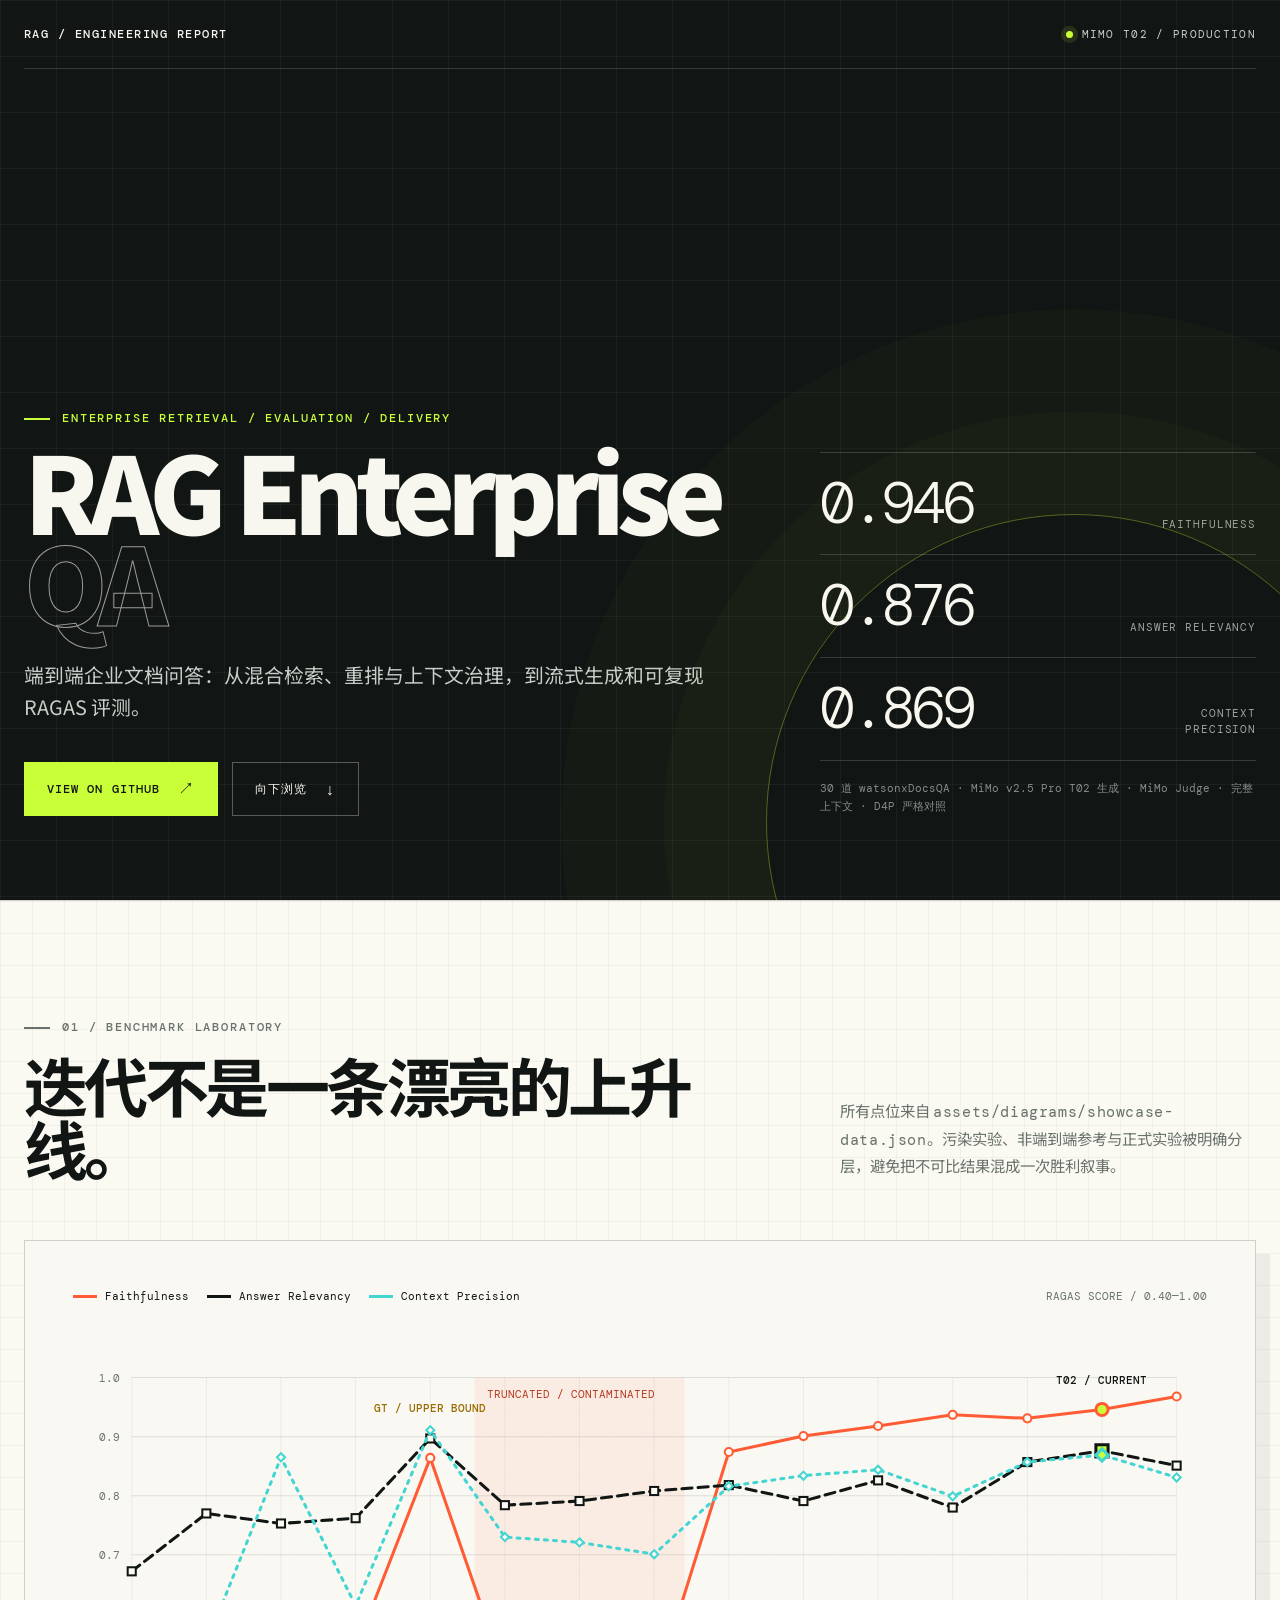
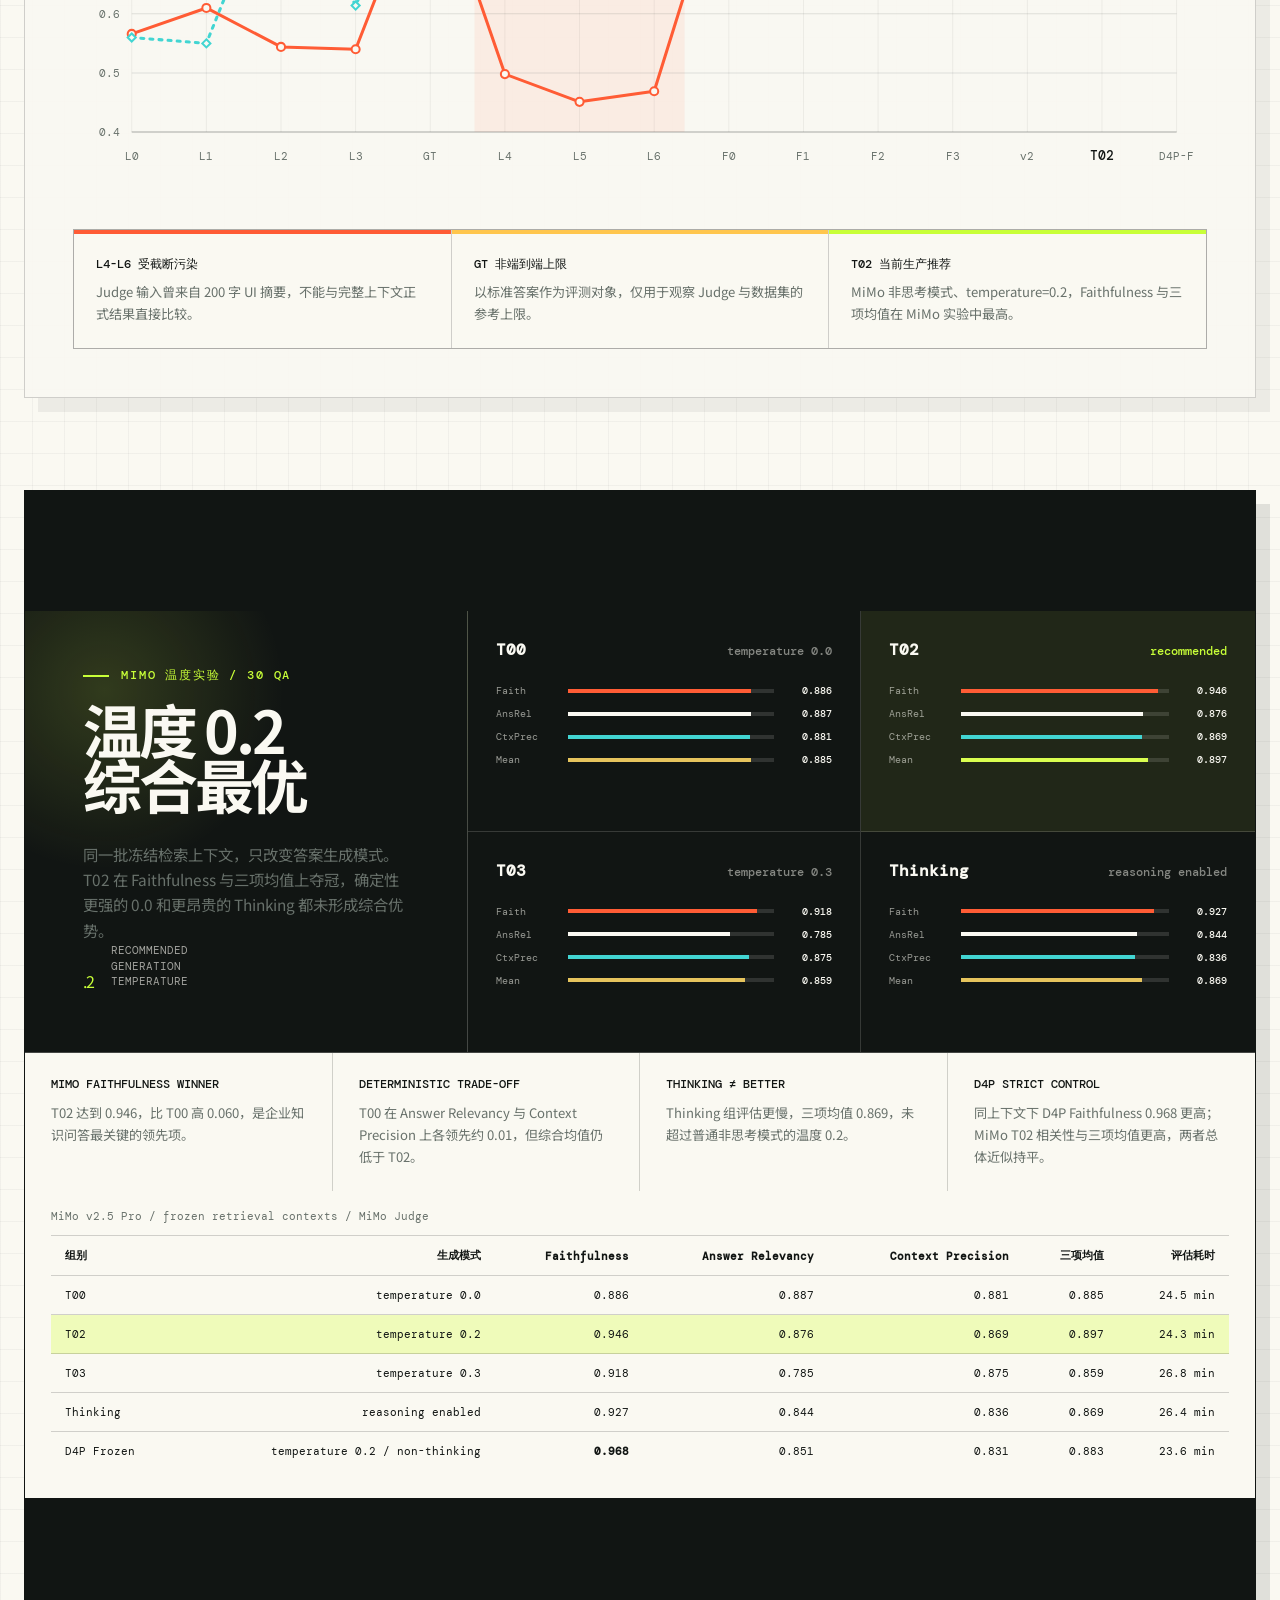
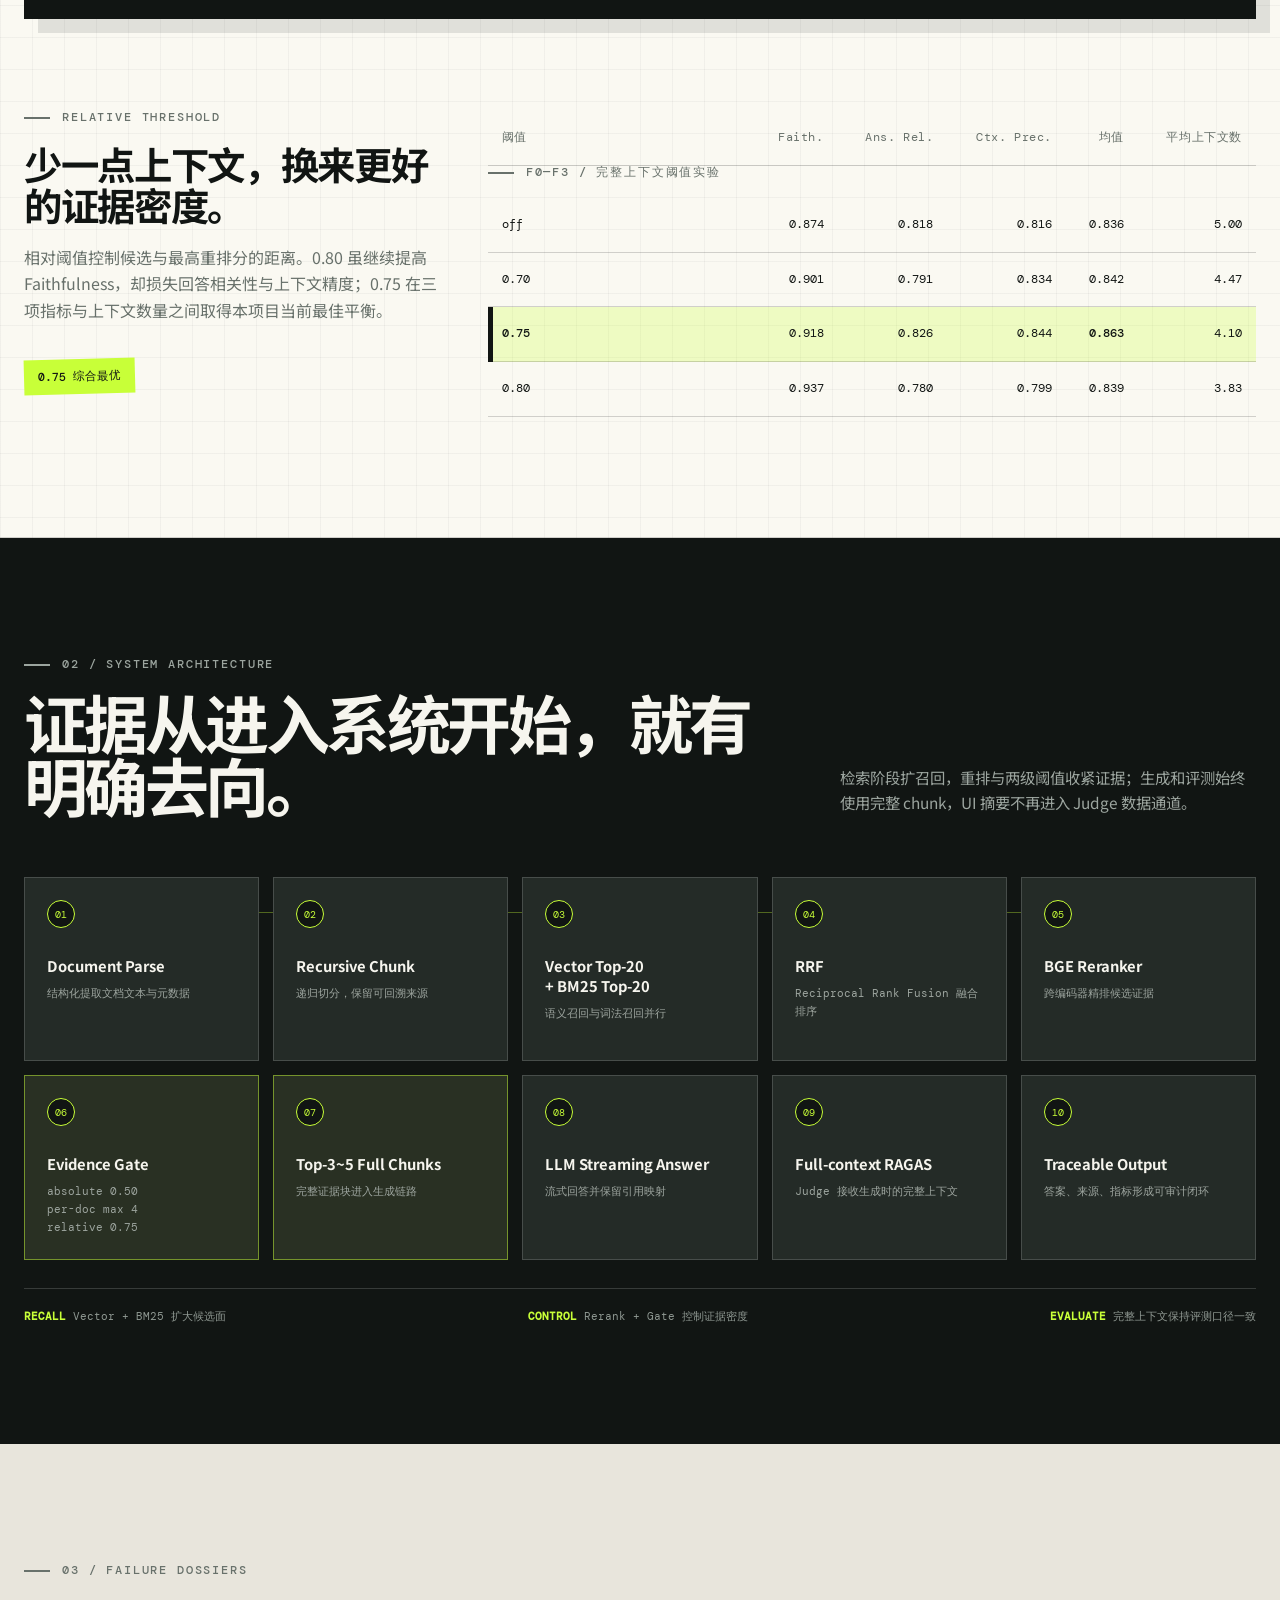
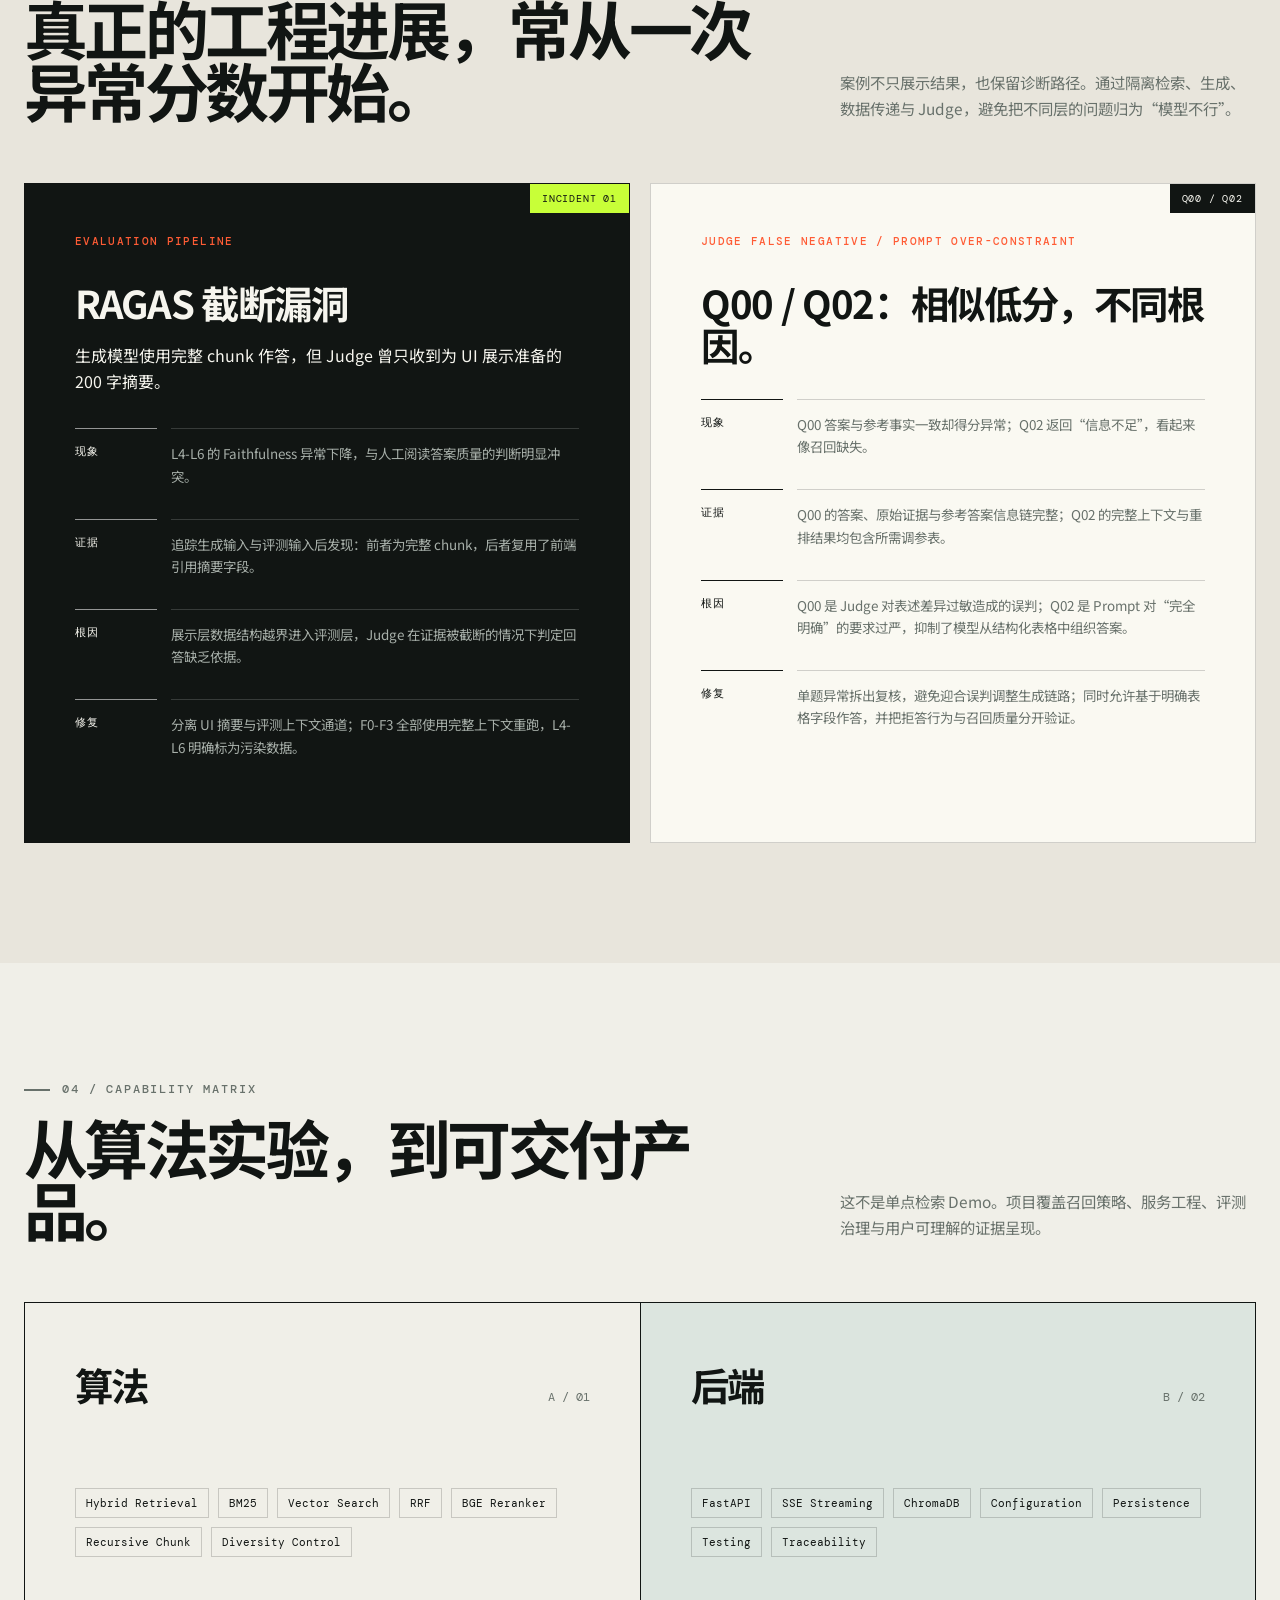
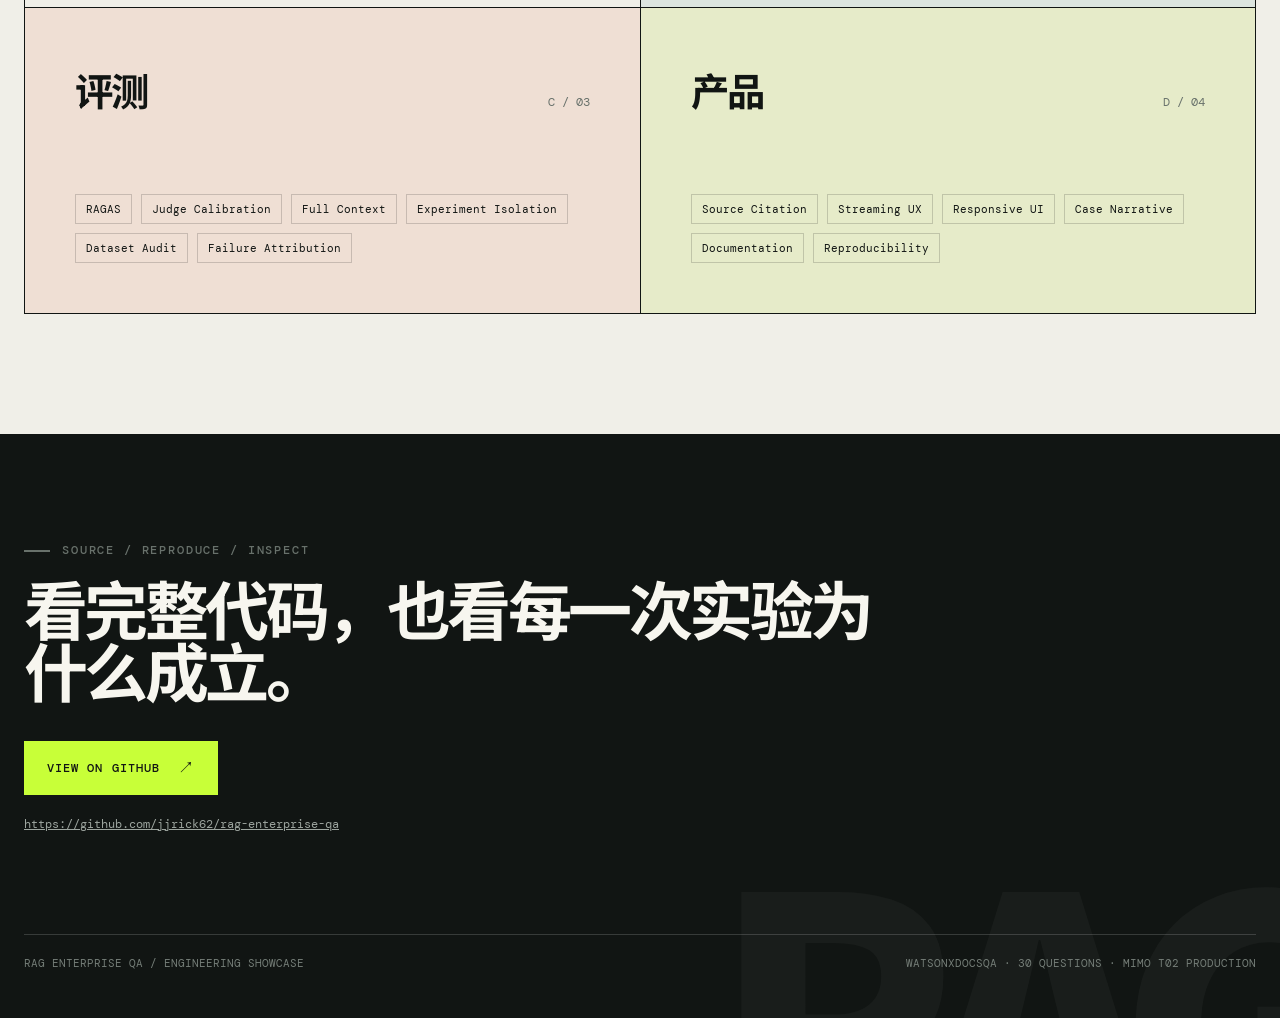
<file: docs/index.html>
<!doctype html>
<html lang="zh-CN">
<head>
  <meta charset="utf-8">
  <meta name="viewport" content="width=device-width, initial-scale=1">
  <meta name="description" content="RAG Enterprise QA 端到端企业文档问答工程展示与基准实验记录。">
  <title>RAG Enterprise QA | Engineering Showcase</title>
  <script>document.documentElement.classList.add("js");</script>
  <link rel="preconnect" href="https://fonts.googleapis.com">
  <link rel="preconnect" href="https://fonts.gstatic.com" crossorigin>
  <link href="https://fonts.googleapis.com/css2?family=DM+Mono:wght@300;400;500&family=Noto+Sans+SC:wght@400;500;600;700;900&display=swap" rel="stylesheet">
  <style>
    :root {
      --ink: #111513;
      --ink-soft: #242b27;
      --paper: #f0efe8;
      --paper-strong: #faf9f2;
      --muted: #68716b;
      --line: rgba(17, 21, 19, .18);
      --line-dark: rgba(255, 255, 255, .16);
      --signal: #ff5c35;
      --acid: #c8ff38;
      --cyan: #42d5d2;
      --yellow: #ffc64d;
      --sans: "Noto Sans SC", "Microsoft YaHei", sans-serif;
      --mono: "DM Mono", "Cascadia Mono", Consolas, monospace;
      --max: 1240px;
    }

    * { box-sizing: border-box; }

    html {
      scroll-behavior: smooth;
      background: var(--ink);
    }

    body {
      margin: 0;
      color: var(--ink);
      background: var(--paper);
      font-family: var(--sans);
      line-height: 1.65;
      text-rendering: optimizeLegibility;
    }

    a { color: inherit; }
    button, a { -webkit-tap-highlight-color: transparent; }

    :focus-visible {
      outline: 3px solid var(--acid);
      outline-offset: 5px;
    }

    .skip-link {
      position: fixed;
      z-index: 100;
      top: 12px;
      left: 12px;
      padding: 10px 14px;
      color: var(--ink);
      background: var(--acid);
      transform: translateY(-150%);
    }

    .skip-link:focus { transform: translateY(0); }

    .shell {
      width: min(calc(100% - 48px), var(--max));
      margin: 0 auto;
    }

    .mono {
      font-family: var(--mono);
      letter-spacing: .04em;
    }

    .eyebrow {
      display: flex;
      align-items: center;
      gap: 12px;
      margin: 0 0 18px;
      color: var(--muted);
      font: 500 .72rem/1.2 var(--mono);
      letter-spacing: .16em;
      text-transform: uppercase;
    }

    .eyebrow::before {
      width: 26px;
      height: 2px;
      content: "";
      background: currentColor;
    }

    .hero {
      position: relative;
      min-height: 100svh;
      overflow: hidden;
      color: #f7f6ef;
      background:
        linear-gradient(rgba(255,255,255,.045) 1px, transparent 1px),
        linear-gradient(90deg, rgba(255,255,255,.045) 1px, transparent 1px),
        var(--ink);
      background-size: 56px 56px;
    }

    .hero::after {
      position: absolute;
      right: -8vw;
      bottom: -18vw;
      width: 48vw;
      aspect-ratio: 1;
      border: 1px solid rgba(200,255,56,.35);
      border-radius: 50%;
      box-shadow: 0 0 0 8vw rgba(200,255,56,.025), 0 0 0 16vw rgba(200,255,56,.018);
      content: "";
      pointer-events: none;
    }

    .hero-nav {
      display: flex;
      align-items: center;
      justify-content: space-between;
      padding: 26px 0;
      border-bottom: 1px solid var(--line-dark);
    }

    .brand {
      font: 500 .78rem var(--mono);
      letter-spacing: .12em;
    }

    .live-mark {
      display: inline-flex;
      align-items: center;
      gap: 9px;
      color: #c9cec9;
      font: .68rem var(--mono);
      letter-spacing: .12em;
    }

    .live-mark::before {
      width: 7px;
      height: 7px;
      border-radius: 50%;
      background: var(--acid);
      box-shadow: 0 0 0 5px rgba(200,255,56,.12);
      content: "";
    }

    .hero-body {
      position: relative;
      z-index: 1;
      display: grid;
      grid-template-columns: minmax(0, 1.25fr) minmax(300px, .75fr);
      gap: 70px;
      align-items: end;
      min-height: calc(100svh - 91px);
      padding: 80px 0 62px;
    }

    .hero .eyebrow { color: var(--acid); }

    h1 {
      max-width: 900px;
      margin: 0;
      font-size: clamp(3.4rem, 8.3vw, 8.6rem);
      font-weight: 900;
      line-height: .86;
      letter-spacing: -.075em;
    }

    h1 span {
      display: block;
      color: transparent;
      -webkit-text-stroke: 1px rgba(255,255,255,.58);
    }

    .hero-copy {
      max-width: 690px;
      margin: 32px 0 0;
      color: #c9cec9;
      font-size: clamp(1rem, 1.55vw, 1.3rem);
    }

    .hero-actions {
      display: flex;
      flex-wrap: wrap;
      gap: 14px;
      margin-top: 38px;
    }

    .button {
      display: inline-flex;
      min-height: 54px;
      align-items: center;
      justify-content: center;
      gap: 18px;
      padding: 0 22px;
      border: 1px solid rgba(255,255,255,.3);
      text-decoration: none;
      font: 500 .74rem var(--mono);
      letter-spacing: .09em;
      transition: color .2s ease, background .2s ease, transform .2s ease;
    }

    .button:hover { transform: translateY(-3px); }

    .button-primary {
      border-color: var(--acid);
      color: var(--ink);
      background: var(--acid);
    }

    .button-primary::after { content: "↗"; font-size: 1rem; }
    .button-quiet::after { content: "↓"; font-size: 1rem; }
    .button-quiet:hover { color: var(--ink); background: #fff; }

    .hero-stats {
      display: grid;
      border-top: 1px solid var(--line-dark);
    }

    .hero-stat {
      display: grid;
      grid-template-columns: 1fr auto;
      gap: 10px;
      align-items: end;
      padding: 22px 0;
      border-bottom: 1px solid var(--line-dark);
    }

    .hero-stat strong {
      font: 300 clamp(2.5rem, 4.5vw, 4.5rem)/1 var(--mono);
      letter-spacing: -.08em;
    }

    .hero-stat span {
      max-width: 130px;
      color: #9da49f;
      font: .68rem/1.5 var(--mono);
      letter-spacing: .08em;
      text-align: right;
      text-transform: uppercase;
    }

    .hero-footnote {
      margin: 18px 0 0;
      color: #858e88;
      font: .67rem/1.75 var(--mono);
    }

    section { padding: 120px 0; }

    .section-head {
      display: grid;
      grid-template-columns: minmax(0, 1fr) minmax(280px, .55fr);
      gap: 60px;
      align-items: end;
      margin-bottom: 62px;
    }

    h2 {
      max-width: 820px;
      margin: 0;
      font-size: clamp(2.5rem, 5vw, 5.2rem);
      line-height: .98;
      letter-spacing: -.055em;
    }

    .section-intro {
      margin: 0;
      color: var(--muted);
      font-size: .96rem;
    }

    .lab {
      background:
        linear-gradient(rgba(17,21,19,.04) 1px, transparent 1px),
        linear-gradient(90deg, rgba(17,21,19,.04) 1px, transparent 1px),
        var(--paper-strong);
      background-size: 32px 32px;
      border-top: 1px solid var(--line);
      border-bottom: 1px solid var(--line);
    }

    .chart-panel {
      margin: 0;
      padding: clamp(20px, 4vw, 48px);
      border: 1px solid var(--line);
      background: rgba(250,249,242,.9);
      box-shadow: 14px 14px 0 rgba(17,21,19,.06);
    }

    .chart-toolbar {
      display: flex;
      flex-wrap: wrap;
      justify-content: space-between;
      gap: 24px;
      margin-bottom: 26px;
    }

    .legend {
      display: flex;
      flex-wrap: wrap;
      gap: 18px;
      font: .7rem var(--mono);
    }

    .legend span {
      display: inline-flex;
      align-items: center;
      gap: 8px;
    }

    .legend i {
      width: 24px;
      height: 3px;
      background: var(--legend-color);
    }

    .chart-note {
      color: var(--muted);
      font: .68rem var(--mono);
    }

    #ragas-chart {
      display: block;
      width: 100%;
      min-height: 460px;
      overflow: visible;
    }

    .chart-flags {
      display: grid;
      grid-template-columns: repeat(3, 1fr);
      gap: 1px;
      margin-top: 24px;
      background: var(--line);
      border: 1px solid var(--line);
    }

    .flag {
      min-height: 118px;
      padding: 22px;
      background: var(--paper-strong);
    }

    .flag strong {
      display: block;
      margin-bottom: 8px;
      font: 500 .76rem var(--mono);
    }

    .flag p {
      margin: 0;
      color: var(--muted);
      font-size: .82rem;
    }

    .flag-warn { border-top: 4px solid var(--signal); }
    .flag-limit { border-top: 4px solid var(--yellow); }
    .flag-current { border-top: 4px solid var(--acid); }

    .temperature-experiment {
      margin-top: 92px;
      border: 1px solid var(--ink);
      background: var(--ink);
      color: var(--paper-strong);
      box-shadow: 14px 14px 0 rgba(17,21,19,.11);
      overflow: hidden;
    }

    .temperature-head {
      display: grid;
      grid-template-columns: minmax(270px, .72fr) minmax(0, 1.28fr);
      border-bottom: 1px solid rgba(250,249,242,.22);
    }

    .temperature-verdict {
      display: flex;
      min-height: 390px;
      padding: clamp(28px, 5vw, 58px);
      flex-direction: column;
      justify-content: space-between;
      background:
        radial-gradient(circle at 18% 18%, rgba(218,255,80,.16), transparent 35%),
        var(--ink);
      border-right: 1px solid rgba(250,249,242,.22);
    }

    .temperature-verdict .eyebrow { color: var(--acid); }

    .temperature-verdict h3 {
      max-width: 520px;
      margin: 18px 0 30px;
      font-size: clamp(2.25rem, 4.6vw, 4.9rem);
      line-height: .94;
      letter-spacing: -.055em;
    }

    .winning-temperature {
      display: flex;
      align-items: end;
      gap: 18px;
    }

    .winning-temperature strong {
      color: var(--acid);
      font: 500 clamp(5.5rem, 11vw, 10rem)/.72 var(--display);
      letter-spacing: -.08em;
    }

    .winning-temperature span {
      max-width: 150px;
      padding-bottom: 4px;
      color: rgba(250,249,242,.62);
      font: .68rem/1.45 var(--mono);
      text-transform: uppercase;
    }

    .temperature-runs {
      display: grid;
      grid-template-columns: repeat(2, minmax(0, 1fr));
    }

    .temperature-run {
      min-height: 195px;
      padding: 28px;
      border-right: 1px solid rgba(250,249,242,.16);
      border-bottom: 1px solid rgba(250,249,242,.16);
    }

    .temperature-run:nth-child(even) { border-right: 0; }
    .temperature-run:nth-child(n+3) { border-bottom: 0; }
    .temperature-run.winner { background: rgba(218,255,80,.08); }

    .run-title {
      display: flex;
      justify-content: space-between;
      gap: 16px;
      align-items: baseline;
      margin-bottom: 24px;
      font: 500 .75rem var(--mono);
    }

    .run-title strong { font-size: 1rem; }
    .run-title span { color: rgba(250,249,242,.5); }
    .temperature-run.winner .run-title span { color: var(--acid); }

    .metric-line {
      display: grid;
      grid-template-columns: 62px 1fr 48px;
      gap: 10px;
      align-items: center;
      margin-top: 10px;
      font: .62rem var(--mono);
    }

    .metric-line > span:first-child { color: rgba(250,249,242,.58); }
    .metric-line b { text-align: right; font-weight: 500; }

    .metric-track {
      height: 4px;
      background: rgba(250,249,242,.13);
      overflow: hidden;
    }

    .metric-track i {
      display: block;
      width: var(--score);
      height: 100%;
      background: var(--metric-color, var(--paper-strong));
      transform-origin: left;
    }

    .temperature-notes {
      display: grid;
      grid-template-columns: repeat(4, 1fr);
      background: var(--paper-strong);
      color: var(--ink);
    }

    .temperature-note {
      min-height: 132px;
      padding: 24px 26px;
      border-right: 1px solid var(--line);
    }

    .temperature-note:last-child { border-right: 0; }
    .temperature-note strong {
      display: block;
      margin-bottom: 10px;
      font: 500 .72rem var(--mono);
    }
    .temperature-note p {
      margin: 0;
      color: var(--muted);
      font-size: .82rem;
    }

    .temperature-data {
      padding: 0 26px 28px;
      background: var(--paper-strong);
      color: var(--ink);
    }

    .temperature-table {
      width: 100%;
      min-width: 720px;
      border-collapse: collapse;
      font: .7rem var(--mono);
    }

    .temperature-table caption {
      padding: 18px 0 12px;
      text-align: left;
      color: var(--muted);
    }

    .temperature-table th,
    .temperature-table td {
      padding: 12px 14px;
      border-top: 1px solid var(--line);
      text-align: right;
    }

    .temperature-table th:first-child,
    .temperature-table td:first-child { text-align: left; }
    .temperature-table .selected { background: rgba(218,255,80,.35); }

    .threshold-layout {
      display: grid;
      grid-template-columns: .7fr 1.3fr;
      gap: 50px;
      align-items: start;
      margin-top: 92px;
    }

    .threshold-copy h3,
    .architecture h3,
    .case h3 {
      margin: 0 0 18px;
      font-size: clamp(1.7rem, 3vw, 2.8rem);
      line-height: 1.08;
      letter-spacing: -.035em;
    }

    .threshold-copy p { color: var(--muted); }

    .optimum {
      display: inline-block;
      margin-top: 20px;
      padding: 10px 14px;
      color: var(--ink);
      background: var(--acid);
      font: 500 .72rem var(--mono);
      transform: rotate(-1.5deg);
    }

    .scroll-region {
      width: 100%;
      min-width: 0;
      max-width: 100%;
      overflow-x: auto;
      overscroll-behavior-inline: contain;
    }

    .scroll-region:focus-visible {
      outline: 3px solid var(--acid);
      outline-offset: 4px;
    }

    #benchmark .scroll-region:focus-visible {
      outline: 3px solid var(--ink);
    }

    .iteration-data-region {
      display: block;
      margin-top: 24px;
    }

    .js .iteration-data-region {
      position: absolute;
      width: 1px;
      height: 1px;
      padding: 0;
      margin: -1px;
      overflow: hidden;
      clip: rect(0, 0, 0, 0);
      white-space: nowrap;
      border: 0;
    }

    .iteration-data-table {
      width: 100%;
      min-width: 680px;
      border-collapse: collapse;
      font-family: var(--mono);
      font-size: .75rem;
    }

    .iteration-data-table th,
    .iteration-data-table td {
      padding: 12px 14px;
      border-bottom: 1px solid var(--line);
      text-align: right;
    }

    .iteration-data-table th:first-child,
    .iteration-data-table td:first-child {
      text-align: left;
    }

    .visually-hidden {
      position: absolute !important;
      width: 1px !important;
      height: 1px !important;
      padding: 0 !important;
      margin: -1px !important;
      overflow: hidden !important;
      clip: rect(0, 0, 0, 0) !important;
      white-space: nowrap !important;
      border: 0 !important;
    }

    .threshold-table {
      width: 100%;
      min-width: 680px;
      border-collapse: collapse;
      font-family: var(--mono);
      font-size: .75rem;
    }

    .threshold-table th,
    .threshold-table td {
      padding: 17px 14px;
      border-bottom: 1px solid var(--line);
      text-align: right;
    }

    .threshold-table th:first-child,
    .threshold-table td:first-child { text-align: left; }

    .threshold-table th {
      color: var(--muted);
      font-weight: 400;
      letter-spacing: .05em;
    }

    .threshold-table tr.selected {
      background: rgba(200,255,56,.26);
      box-shadow: inset 5px 0 var(--ink);
    }

    .threshold-table .best { font-weight: 500; }

    .architecture {
      color: #f6f5ee;
      background: var(--ink);
    }

    .architecture .eyebrow,
    .architecture .section-intro { color: #9ca59f; }

    .pipeline {
      position: relative;
      display: grid;
      grid-template-columns: repeat(5, 1fr);
      gap: 14px;
    }

    .pipeline::before {
      position: absolute;
      z-index: 0;
      top: 35px;
      right: 5%;
      left: 5%;
      height: 1px;
      background: rgba(200,255,56,.35);
      content: "";
    }

    .stage {
      position: relative;
      z-index: 1;
      min-height: 184px;
      padding: 22px;
      border: 1px solid var(--line-dark);
      background: var(--ink-soft);
    }

    .stage-index {
      display: grid;
      width: 28px;
      height: 28px;
      place-items: center;
      margin-bottom: 28px;
      border: 1px solid var(--acid);
      border-radius: 50%;
      color: var(--acid);
      background: var(--ink);
      font: .64rem var(--mono);
    }

    .stage strong {
      display: block;
      margin-bottom: 9px;
      font-size: .92rem;
      line-height: 1.35;
    }

    .stage p {
      margin: 0;
      color: #9da59f;
      font: .68rem/1.65 var(--mono);
    }

    .stage-accent {
      border-color: rgba(200,255,56,.48);
      background: #293023;
    }

    .pipeline-caption {
      display: flex;
      justify-content: space-between;
      gap: 30px;
      margin-top: 28px;
      padding-top: 20px;
      border-top: 1px solid var(--line-dark);
      color: #8f9892;
      font: .68rem var(--mono);
    }

    .pipeline-caption strong { color: var(--acid); }

    .cases { background: #e8e5dc; }

    .case-grid {
      display: grid;
      grid-template-columns: 1fr 1fr;
      gap: 20px;
    }

    .case {
      position: relative;
      overflow: hidden;
      padding: clamp(28px, 4vw, 50px);
      border: 1px solid var(--line);
      background: var(--paper-strong);
    }

    .case::before {
      position: absolute;
      top: 0;
      right: 0;
      padding: 8px 12px;
      color: var(--paper-strong);
      background: var(--ink);
      content: attr(data-case);
      font: .65rem var(--mono);
      letter-spacing: .08em;
    }

    .case-tag {
      margin: 0 0 34px;
      color: var(--signal);
      font: 500 .7rem var(--mono);
      letter-spacing: .12em;
    }

    .diagnosis {
      display: grid;
      grid-template-columns: 82px 1fr;
      gap: 14px;
      margin-top: 34px;
    }

    .diagnosis dt {
      padding-top: 15px;
      border-top: 1px solid var(--ink);
      font: 500 .68rem var(--mono);
      letter-spacing: .08em;
    }

    .diagnosis dd {
      margin: 0;
      padding: 13px 0 18px;
      border-top: 1px solid var(--line);
      color: var(--muted);
      font-size: .84rem;
    }

    .case-primary {
      color: #f6f5ee;
      background: var(--ink);
    }

    .case-primary .diagnosis dt { border-color: rgba(255,255,255,.55); }
    .case-primary .diagnosis dd { color: #a7afa9; border-color: var(--line-dark); }
    .case-primary::before { color: var(--ink); background: var(--acid); }

    .capabilities { background: var(--paper); }

    .matrix {
      display: grid;
      grid-template-columns: 1fr 1fr;
      border-top: 1px solid var(--ink);
      border-left: 1px solid var(--ink);
    }

    .quadrant {
      min-height: 300px;
      padding: clamp(28px, 4vw, 50px);
      border-right: 1px solid var(--ink);
      border-bottom: 1px solid var(--ink);
    }

    .quadrant-head {
      display: flex;
      align-items: baseline;
      justify-content: space-between;
      gap: 20px;
      margin-bottom: 72px;
    }

    .quadrant h3 {
      margin: 0;
      font-size: clamp(1.6rem, 3vw, 2.6rem);
      letter-spacing: -.04em;
    }

    .quadrant-index {
      color: var(--muted);
      font: .72rem var(--mono);
    }

    .tags {
      display: flex;
      flex-wrap: wrap;
      gap: 9px;
    }

    .tags span {
      padding: 7px 10px;
      border: 1px solid var(--line);
      font: .68rem var(--mono);
    }

    .quadrant:nth-child(2) { background: #dce5df; }
    .quadrant:nth-child(3) { background: #efdfd4; }
    .quadrant:nth-child(4) { background: #e6ebc9; }

    .footer {
      position: relative;
      overflow: hidden;
      padding: 110px 0 48px;
      color: #f7f6ef;
      background: var(--ink);
    }

    .footer::before {
      position: absolute;
      right: -4rem;
      bottom: -8rem;
      color: rgba(255,255,255,.035);
      content: "RAG";
      font-size: 28vw;
      font-weight: 900;
      line-height: .8;
      letter-spacing: -.1em;
    }

    .footer-inner { position: relative; z-index: 1; }

    .footer h2 {
      max-width: 900px;
      margin-bottom: 40px;
    }

    .footer-url {
      display: inline-block;
      margin-top: 22px;
      color: #9da59f;
      font: .72rem var(--mono);
      overflow-wrap: anywhere;
    }

    .footer-meta {
      display: flex;
      justify-content: space-between;
      gap: 30px;
      margin-top: 100px;
      padding-top: 22px;
      border-top: 1px solid var(--line-dark);
      color: #747d77;
      font: .66rem var(--mono);
    }

    .reveal {
      opacity: 1;
      transform: none;
    }

    .js .reveal {
      opacity: 0;
      transform: translateY(24px);
      transition: opacity .7s ease, transform .7s ease;
    }

    .js .reveal.is-visible {
      opacity: 1;
      transform: none;
    }

    .hero-load {
      opacity: 0;
      transform: translateY(18px);
      animation: arrive .8s cubic-bezier(.2,.7,.2,1) forwards;
    }

    .hero-load:nth-child(2) { animation-delay: .12s; }
    .hero-load:nth-child(3) { animation-delay: .22s; }

    @keyframes arrive {
      to { opacity: 1; transform: none; }
    }

    @media (max-width: 980px) {
      .hero-body,
      .section-head,
      .threshold-layout,
      .temperature-head { grid-template-columns: 1fr; }

      .hero-body { align-items: center; }
      .hero-stats { grid-template-columns: repeat(3, 1fr); }
      .hero-stat { display: block; padding-right: 16px; }
      .hero-stat span { display: block; margin-top: 10px; text-align: left; }
      .pipeline { grid-template-columns: repeat(2, 1fr); }
      .pipeline::before { display: none; }
    }

    @media (max-width: 680px) {
      .shell { width: min(calc(100% - 30px), var(--max)); }
      .hero-nav { padding: 20px 0; }
      .brand { font-size: .65rem; }
      .live-mark { font-size: .58rem; }
      .hero-body { gap: 46px; padding: 58px 0 36px; }
      h1 { font-size: clamp(3.1rem, 17vw, 5rem); }
      .hero-copy { margin-top: 24px; font-size: .96rem; }
      .hero-actions { display: grid; }
      .button { width: 100%; }
      .hero-stats { grid-template-columns: 1fr; }
      .hero-stat { display: grid; grid-template-columns: 1fr auto; }
      .hero-stat span { margin: 0; text-align: right; }
      section { padding: 84px 0; }
      .section-head { gap: 24px; margin-bottom: 38px; }
      h2 { font-size: clamp(2.45rem, 12vw, 3.5rem); }
      .chart-panel { padding: 16px 12px 20px; box-shadow: 7px 7px 0 rgba(17,21,19,.06); }
      #ragas-chart { width: 900px; min-height: 378px; }
      .chart-flags,
      .temperature-runs,
      .temperature-notes,
      .case-grid,
      .matrix,
      .pipeline { grid-template-columns: 1fr; }
      .temperature-experiment { margin-top: 70px; box-shadow: 7px 7px 0 rgba(17,21,19,.11); }
      .temperature-verdict { min-height: 340px; border-right: 0; border-bottom: 1px solid rgba(250,249,242,.22); }
      .temperature-run,
      .temperature-run:nth-child(even),
      .temperature-run:nth-child(n+3) {
        border-right: 0;
        border-bottom: 1px solid rgba(250,249,242,.16);
      }
      .temperature-run:last-child { border-bottom: 0; }
      .temperature-note { border-right: 0; border-bottom: 1px solid var(--line); }
      .temperature-note:last-child { border-bottom: 0; }
      .threshold-layout { gap: 34px; margin-top: 70px; }
      .pipeline-caption,
      .footer-meta { display: block; }
      .pipeline-caption span,
      .footer-meta span { display: block; margin-top: 8px; }
      .case { padding-top: 54px; }
      .diagnosis { grid-template-columns: 64px 1fr; }
      .quadrant { min-height: 245px; }
      .quadrant-head { margin-bottom: 44px; }
      .footer { padding-top: 82px; }
      .footer-meta { margin-top: 72px; }
    }

    @media (prefers-reduced-motion: reduce) {
      html { scroll-behavior: auto; }
      *, *::before, *::after {
        animation-duration: .01ms !important;
        animation-iteration-count: 1 !important;
        scroll-behavior: auto !important;
        transition-duration: .01ms !important;
      }
      .reveal, .hero-load { opacity: 1; transform: none; }
    }
  </style>
</head>
<body>
  <a class="skip-link" href="#main">跳至主要内容</a>

  <header class="hero" id="top">
    <div class="shell">
      <nav class="hero-nav" aria-label="页面导航">
        <span class="brand">RAG / ENGINEERING REPORT</span>
        <span class="live-mark">MIMO T02 / PRODUCTION</span>
      </nav>

      <div class="hero-body">
        <div>
          <p class="eyebrow hero-load">Enterprise Retrieval / Evaluation / Delivery</p>
          <h1 class="hero-load">RAG Enterprise <span>QA</span></h1>
          <p class="hero-copy hero-load">端到端企业文档问答：从混合检索、重排与上下文治理，到流式生成和可复现 RAGAS 评测。</p>
          <div class="hero-actions hero-load">
            <a class="button button-primary" href="https://github.com/jjrick62/rag-enterprise-qa" target="_blank" rel="noopener noreferrer">VIEW ON GITHUB</a>
            <a class="button button-quiet" href="#benchmark">向下浏览</a>
          </div>
        </div>

        <div>
          <div class="hero-stats" aria-label="MiMo T02 当前生产指标">
            <div class="hero-stat">
              <strong>0.946</strong>
              <span>Faithfulness</span>
            </div>
            <div class="hero-stat">
              <strong>0.876</strong>
              <span>Answer Relevancy</span>
            </div>
            <div class="hero-stat">
              <strong>0.869</strong>
              <span>Context Precision</span>
            </div>
          </div>
          <p class="hero-footnote">30 道 watsonxDocsQA · MiMo v2.5 Pro T02 生成 · MiMo Judge · 完整上下文 · D4P 严格对照</p>
        </div>
      </div>
    </div>
  </header>

  <main id="main">
    <section class="lab" id="benchmark">
      <div class="shell">
        <div class="section-head reveal">
          <div>
            <p class="eyebrow">01 / Benchmark laboratory</p>
            <h2>迭代不是一条漂亮的上升线。</h2>
          </div>
          <p class="section-intro">所有点位来自 <span class="mono">assets/diagrams/showcase-data.json</span>。污染实验、非端到端参考与正式实验被明确分层，避免把不可比结果混成一次胜利叙事。</p>
        </div>

        <figure class="chart-panel reveal">
          <div class="chart-toolbar">
            <div class="legend" aria-label="图例">
              <span><i style="--legend-color:#ff5c35"></i>Faithfulness</span>
              <span><i style="--legend-color:#111513"></i>Answer Relevancy</span>
              <span><i style="--legend-color:#42d5d2"></i>Context Precision</span>
            </div>
            <span class="chart-note">RAGAS SCORE / 0.40—1.00</span>
          </div>
          <div class="chart-scroll scroll-region" tabindex="0" aria-label="RAGAS 迭代图，可横向滚动查看全部点位">
            <svg id="ragas-chart" role="img" aria-labelledby="chart-title chart-desc"></svg>
          </div>
          <noscript>
            <p>JavaScript 未启用，以下完整数据表用于呈现迭代趋势。</p>
          </noscript>
          <div class="iteration-data-region scroll-region" tabindex="0" aria-label="RAGAS 完整迭代数据表，可横向滚动查看全部列">
            <table class="iteration-data-table" id="iteration-data-summary">
              <caption>RAGAS 全部迭代点位数据</caption>
              <thead>
                <tr>
                  <th>迭代</th>
                  <th>Faithfulness</th>
                  <th>Answer Relevancy</th>
                  <th>Context Precision</th>
                  <th>状态</th>
                </tr>
              </thead>
              <tbody>
                <tr><td>L0</td><td>0.566</td><td>0.672</td><td>0.560</td><td>historical</td></tr>
                <tr><td>L1</td><td>0.610</td><td>0.770</td><td>0.550</td><td>historical</td></tr>
                <tr><td>L2</td><td>0.544</td><td>0.753</td><td>0.865</td><td>historical</td></tr>
                <tr><td>L3</td><td>0.540</td><td>0.762</td><td>0.614</td><td>historical</td></tr>
                <tr><td>GT</td><td>0.864</td><td>0.897</td><td>0.911</td><td>upper_bound</td></tr>
                <tr><td>L4</td><td>0.498</td><td>0.784</td><td>0.730</td><td>contaminated</td></tr>
                <tr><td>L5</td><td>0.451</td><td>0.791</td><td>0.721</td><td>contaminated</td></tr>
                <tr><td>L6</td><td>0.469</td><td>0.808</td><td>0.701</td><td>contaminated</td></tr>
                <tr><td>F0</td><td>0.874</td><td>0.818</td><td>0.816</td><td>formal</td></tr>
                <tr><td>F1</td><td>0.901</td><td>0.791</td><td>0.834</td><td>formal</td></tr>
                <tr><td>F2</td><td>0.918</td><td>0.826</td><td>0.844</td><td>formal</td></tr>
                <tr><td>F3</td><td>0.937</td><td>0.780</td><td>0.799</td><td>formal</td></tr>
                <tr><td>v2</td><td>0.931</td><td>0.857</td><td>0.857</td><td>historical</td></tr>
                <tr><td>T02</td><td>0.946</td><td>0.876</td><td>0.869</td><td>current</td></tr>
                <tr><td>D4P-F</td><td>0.968</td><td>0.851</td><td>0.831</td><td>control</td></tr>
              </tbody>
            </table>
          </div>
          <figcaption id="chart-desc" class="chart-flags">
            <div class="flag flag-warn">
              <strong>L4-L6 受截断污染</strong>
              <p>Judge 输入曾来自 200 字 UI 摘要，不能与完整上下文正式结果直接比较。</p>
            </div>
            <div class="flag flag-limit">
              <strong>GT 非端到端上限</strong>
              <p>以标准答案作为评测对象，仅用于观察 Judge 与数据集的参考上限。</p>
            </div>
            <div class="flag flag-current">
              <strong>T02 当前生产推荐</strong>
              <p>MiMo 非思考模式、temperature=0.2，Faithfulness 与三项均值在 MiMo 实验中最高。</p>
            </div>
          </figcaption>
        </figure>

        <section class="temperature-experiment reveal" id="temperature-experiment" aria-labelledby="temperature-title">
          <div class="temperature-head">
            <div class="temperature-verdict">
              <div>
                <p class="eyebrow">MiMo 温度实验 / 30 QA</p>
                <h3 id="temperature-title">温度 0.2<br>综合最优</h3>
                <p class="section-intro">同一批冻结检索上下文，只改变答案生成模式。T02 在 Faithfulness 与三项均值上夺冠，确定性更强的 0.0 和更昂贵的 Thinking 都未形成综合优势。</p>
              </div>
              <div class="winning-temperature">
                <strong>.2</strong>
                <span>recommended generation temperature</span>
              </div>
            </div>

            <div class="temperature-runs" aria-label="四组实验指标可视化">
              <article class="temperature-run">
                <div class="run-title"><strong>T00</strong><span>temperature 0.0</span></div>
                <div class="metric-line"><span>Faith</span><div class="metric-track"><i style="--score:88.6%;--metric-color:#ff5c35"></i></div><b>0.886</b></div>
                <div class="metric-line"><span>AnsRel</span><div class="metric-track"><i style="--score:88.7%"></i></div><b>0.887</b></div>
                <div class="metric-line"><span>CtxPrec</span><div class="metric-track"><i style="--score:88.1%;--metric-color:#42d5d2"></i></div><b>0.881</b></div>
                <div class="metric-line"><span>Mean</span><div class="metric-track"><i style="--score:88.5%;--metric-color:#e6c45d"></i></div><b>0.885</b></div>
              </article>

              <article class="temperature-run winner">
                <div class="run-title"><strong>T02</strong><span>recommended</span></div>
                <div class="metric-line"><span>Faith</span><div class="metric-track"><i style="--score:94.6%;--metric-color:#ff5c35"></i></div><b>0.946</b></div>
                <div class="metric-line"><span>AnsRel</span><div class="metric-track"><i style="--score:87.6%"></i></div><b>0.876</b></div>
                <div class="metric-line"><span>CtxPrec</span><div class="metric-track"><i style="--score:86.9%;--metric-color:#42d5d2"></i></div><b>0.869</b></div>
                <div class="metric-line"><span>Mean</span><div class="metric-track"><i style="--score:89.7%;--metric-color:#daff50"></i></div><b>0.897</b></div>
              </article>

              <article class="temperature-run">
                <div class="run-title"><strong>T03</strong><span>temperature 0.3</span></div>
                <div class="metric-line"><span>Faith</span><div class="metric-track"><i style="--score:91.8%;--metric-color:#ff5c35"></i></div><b>0.918</b></div>
                <div class="metric-line"><span>AnsRel</span><div class="metric-track"><i style="--score:78.5%"></i></div><b>0.785</b></div>
                <div class="metric-line"><span>CtxPrec</span><div class="metric-track"><i style="--score:87.5%;--metric-color:#42d5d2"></i></div><b>0.875</b></div>
                <div class="metric-line"><span>Mean</span><div class="metric-track"><i style="--score:85.9%;--metric-color:#e6c45d"></i></div><b>0.859</b></div>
              </article>

              <article class="temperature-run">
                <div class="run-title"><strong>Thinking</strong><span>reasoning enabled</span></div>
                <div class="metric-line"><span>Faith</span><div class="metric-track"><i style="--score:92.7%;--metric-color:#ff5c35"></i></div><b>0.927</b></div>
                <div class="metric-line"><span>AnsRel</span><div class="metric-track"><i style="--score:84.4%"></i></div><b>0.844</b></div>
                <div class="metric-line"><span>CtxPrec</span><div class="metric-track"><i style="--score:83.6%;--metric-color:#42d5d2"></i></div><b>0.836</b></div>
                <div class="metric-line"><span>Mean</span><div class="metric-track"><i style="--score:86.9%;--metric-color:#e6c45d"></i></div><b>0.869</b></div>
              </article>
            </div>
          </div>

          <div class="temperature-notes">
            <div class="temperature-note">
              <strong>MIMO FAITHFULNESS WINNER</strong>
              <p>T02 达到 0.946，比 T00 高 0.060，是企业知识问答最关键的领先项。</p>
            </div>
            <div class="temperature-note">
              <strong>DETERMINISTIC TRADE-OFF</strong>
              <p>T00 在 Answer Relevancy 与 Context Precision 上各领先约 0.01，但综合均值仍低于 T02。</p>
            </div>
            <div class="temperature-note">
              <strong>THINKING ≠ BETTER</strong>
              <p>Thinking 组评估更慢，三项均值 0.869，未超过普通非思考模式的温度 0.2。</p>
            </div>
            <div class="temperature-note">
              <strong>D4P STRICT CONTROL</strong>
              <p>同上下文下 D4P Faithfulness 0.968 更高；MiMo T02 相关性与三项均值更高，两者总体近似持平。</p>
            </div>
          </div>

          <div class="temperature-data scroll-region" tabindex="0" aria-label="MiMo 温度实验完整数据表，可横向滚动">
            <table class="temperature-table">
              <caption>MiMo v2.5 Pro / frozen retrieval contexts / MiMo Judge</caption>
              <thead>
                <tr><th>组别</th><th>生成模式</th><th>Faithfulness</th><th>Answer Relevancy</th><th>Context Precision</th><th>三项均值</th><th>评估耗时</th></tr>
              </thead>
              <tbody>
                <tr data-temperature-run="T00"><td>T00</td><td>temperature 0.0</td><td>0.886</td><td>0.887</td><td>0.881</td><td>0.885</td><td>24.5 min</td></tr>
                <tr class="selected" data-temperature-run="T02"><td>T02</td><td>temperature 0.2</td><td>0.946</td><td>0.876</td><td>0.869</td><td>0.897</td><td>24.3 min</td></tr>
                <tr data-temperature-run="T03"><td>T03</td><td>temperature 0.3</td><td>0.918</td><td>0.785</td><td>0.875</td><td>0.859</td><td>26.8 min</td></tr>
                <tr data-temperature-run="Thinking"><td>Thinking</td><td>reasoning enabled</td><td>0.927</td><td>0.844</td><td>0.836</td><td>0.869</td><td>26.4 min</td></tr>
                <tr data-model-control="D4P-Frozen"><td>D4P Frozen</td><td>temperature 0.2 / non-thinking</td><td><strong>0.968</strong></td><td>0.851</td><td>0.831</td><td>0.883</td><td>23.6 min</td></tr>
              </tbody>
            </table>
          </div>
        </section>

        <div class="threshold-layout">
          <div class="threshold-copy reveal">
            <p class="eyebrow">Relative threshold</p>
            <h3>少一点上下文，换来更好的证据密度。</h3>
            <p>相对阈值控制候选与最高重排分的距离。0.80 虽继续提高 Faithfulness，却损失回答相关性与上下文精度；0.75 在三项指标与上下文数量之间取得本项目当前最佳平衡。</p>
            <span class="optimum">0.75 综合最优</span>
          </div>

          <div class="threshold-table-wrap scroll-region reveal" tabindex="0" aria-label="阈值实验数据表，可横向滚动查看全部列">
            <table class="threshold-table">
              <caption class="eyebrow">F0—F3 / 完整上下文阈值实验</caption>
              <thead>
                <tr>
                  <th>阈值</th>
                  <th>Faith.</th>
                  <th>Ans. Rel.</th>
                  <th>Ctx. Prec.</th>
                  <th>均值</th>
                  <th>平均上下文数</th>
                </tr>
              </thead>
              <tbody id="threshold-body">
                <tr><td>off</td><td>0.874</td><td>0.818</td><td>0.816</td><td>0.836</td><td>5.00</td></tr>
                <tr><td>0.70</td><td>0.901</td><td>0.791</td><td>0.834</td><td>0.842</td><td>4.47</td></tr>
                <tr class="selected"><td class="best">0.75</td><td>0.918</td><td>0.826</td><td>0.844</td><td class="best">0.863</td><td>4.10</td></tr>
                <tr><td>0.80</td><td>0.937</td><td>0.780</td><td>0.799</td><td>0.839</td><td>3.83</td></tr>
              </tbody>
            </table>
          </div>
        </div>
      </div>
    </section>

    <section class="architecture" id="architecture">
      <div class="shell">
        <div class="section-head reveal">
          <div>
            <p class="eyebrow">02 / System architecture</p>
            <h2>证据从进入系统开始，就有明确去向。</h2>
          </div>
          <p class="section-intro">检索阶段扩召回，重排与两级阈值收紧证据；生成和评测始终使用完整 chunk，UI 摘要不再进入 Judge 数据通道。</p>
        </div>

        <div class="pipeline reveal" role="img" aria-label="从文档解析、递归切块、向量与 BM25 混合检索、RRF、BGE 重排、阈值过滤、完整上下文生成，到 RAGAS 评测的系统流程">
          <div class="stage">
            <span class="stage-index">01</span>
            <strong>Document Parse</strong>
            <p>结构化提取文档文本与元数据</p>
          </div>
          <div class="stage">
            <span class="stage-index">02</span>
            <strong>Recursive Chunk</strong>
            <p>递归切分，保留可回溯来源</p>
          </div>
          <div class="stage">
            <span class="stage-index">03</span>
            <strong>Vector Top-20<br>+ BM25 Top-20</strong>
            <p>语义召回与词法召回并行</p>
          </div>
          <div class="stage">
            <span class="stage-index">04</span>
            <strong>RRF</strong>
            <p>Reciprocal Rank Fusion 融合排序</p>
          </div>
          <div class="stage">
            <span class="stage-index">05</span>
            <strong>BGE Reranker</strong>
            <p>跨编码器精排候选证据</p>
          </div>
          <div class="stage stage-accent">
            <span class="stage-index">06</span>
            <strong>Evidence Gate</strong>
            <p>absolute 0.50<br>per-doc max 4<br>relative 0.75</p>
          </div>
          <div class="stage stage-accent">
            <span class="stage-index">07</span>
            <strong>Top-3~5 Full Chunks</strong>
            <p>完整证据块进入生成链路</p>
          </div>
          <div class="stage">
            <span class="stage-index">08</span>
            <strong>LLM Streaming Answer</strong>
            <p>流式回答并保留引用映射</p>
          </div>
          <div class="stage">
            <span class="stage-index">09</span>
            <strong>Full-context RAGAS</strong>
            <p>Judge 接收生成时的完整上下文</p>
          </div>
          <div class="stage">
            <span class="stage-index">10</span>
            <strong>Traceable Output</strong>
            <p>答案、来源、指标形成可审计闭环</p>
          </div>
        </div>
        <div class="pipeline-caption reveal">
          <span><strong>RECALL</strong> Vector + BM25 扩大候选面</span>
          <span><strong>CONTROL</strong> Rerank + Gate 控制证据密度</span>
          <span><strong>EVALUATE</strong> 完整上下文保持评测口径一致</span>
        </div>
      </div>
    </section>

    <section class="cases" id="cases">
      <div class="shell">
        <div class="section-head reveal">
          <div>
            <p class="eyebrow">03 / Failure dossiers</p>
            <h2>真正的工程进展，常从一次异常分数开始。</h2>
          </div>
          <p class="section-intro">案例不只展示结果，也保留诊断路径。通过隔离检索、生成、数据传递与 Judge，避免把不同层的问题归为“模型不行”。</p>
        </div>

        <div class="case-grid">
          <article class="case case-primary reveal" data-case="INCIDENT 01" data-case-study="ragas-truncation">
            <p class="case-tag">EVALUATION PIPELINE</p>
            <h3>RAGAS 截断漏洞</h3>
            <p>生成模型使用完整 chunk 作答，但 Judge 曾只收到为 UI 展示准备的 200 字摘要。</p>
            <dl class="diagnosis">
              <dt>现象</dt>
              <dd>L4-L6 的 Faithfulness 异常下降，与人工阅读答案质量的判断明显冲突。</dd>
              <dt>证据</dt>
              <dd>追踪生成输入与评测输入后发现：前者为完整 chunk，后者复用了前端引用摘要字段。</dd>
              <dt>根因</dt>
              <dd>展示层数据结构越界进入评测层，Judge 在证据被截断的情况下判定回答缺乏依据。</dd>
              <dt>修复</dt>
              <dd>分离 UI 摘要与评测上下文通道；F0-F3 全部使用完整上下文重跑，L4-L6 明确标为污染数据。</dd>
            </dl>
          </article>

          <article class="case reveal" data-case="Q00 / Q02" data-case-study="q00-q02-attribution">
            <p class="case-tag">JUDGE FALSE NEGATIVE / PROMPT OVER-CONSTRAINT</p>
            <h3>Q00 / Q02：相似低分，不同根因。</h3>
            <dl class="diagnosis">
              <dt>现象</dt>
              <dd>Q00 答案与参考事实一致却得分异常；Q02 返回“信息不足”，看起来像召回缺失。</dd>
              <dt>证据</dt>
              <dd>Q00 的答案、原始证据与参考答案信息链完整；Q02 的完整上下文与重排结果均包含所需调参表。</dd>
              <dt>根因</dt>
              <dd>Q00 是 Judge 对表述差异过敏造成的误判；Q02 是 Prompt 对“完全明确”的要求过严，抑制了模型从结构化表格中组织答案。</dd>
              <dt>修复</dt>
              <dd>单题异常拆出复核，避免迎合误判调整生成链路；同时允许基于明确表格字段作答，并把拒答行为与召回质量分开验证。</dd>
            </dl>
          </article>
        </div>
      </div>
    </section>

    <section class="capabilities" id="capabilities">
      <div class="shell">
        <div class="section-head reveal">
          <div>
            <p class="eyebrow">04 / Capability matrix</p>
            <h2>从算法实验，到可交付产品。</h2>
          </div>
          <p class="section-intro">这不是单点检索 Demo。项目覆盖召回策略、服务工程、评测治理与用户可理解的证据呈现。</p>
        </div>

        <div class="matrix reveal">
          <article class="quadrant">
            <div class="quadrant-head">
              <h3>算法</h3>
              <span class="quadrant-index">A / 01</span>
            </div>
            <div class="tags">
              <span>Hybrid Retrieval</span><span>BM25</span><span>Vector Search</span>
              <span>RRF</span><span>BGE Reranker</span><span>Recursive Chunk</span>
              <span>Diversity Control</span>
            </div>
          </article>
          <article class="quadrant">
            <div class="quadrant-head">
              <h3>后端</h3>
              <span class="quadrant-index">B / 02</span>
            </div>
            <div class="tags">
              <span>FastAPI</span><span>SSE Streaming</span><span>ChromaDB</span>
              <span>Configuration</span><span>Persistence</span><span>Testing</span>
              <span>Traceability</span>
            </div>
          </article>
          <article class="quadrant">
            <div class="quadrant-head">
              <h3>评测</h3>
              <span class="quadrant-index">C / 03</span>
            </div>
            <div class="tags">
              <span>RAGAS</span><span>Judge Calibration</span><span>Full Context</span>
              <span>Experiment Isolation</span><span>Dataset Audit</span><span>Failure Attribution</span>
            </div>
          </article>
          <article class="quadrant">
            <div class="quadrant-head">
              <h3>产品</h3>
              <span class="quadrant-index">D / 04</span>
            </div>
            <div class="tags">
              <span>Source Citation</span><span>Streaming UX</span><span>Responsive UI</span>
              <span>Case Narrative</span><span>Documentation</span><span>Reproducibility</span>
            </div>
          </article>
        </div>
      </div>
    </section>
  </main>

  <footer class="footer">
    <div class="shell footer-inner">
      <p class="eyebrow">Source / Reproduce / Inspect</p>
      <h2>看完整代码，也看每一次实验为什么成立。</h2>
      <a class="button button-primary" href="https://github.com/jjrick62/rag-enterprise-qa" target="_blank" rel="noopener noreferrer">VIEW ON GITHUB</a>
      <br>
      <a class="footer-url" href="https://github.com/jjrick62/rag-enterprise-qa" target="_blank" rel="noopener noreferrer">https://github.com/jjrick62/rag-enterprise-qa</a>
      <div class="footer-meta">
        <span>RAG ENTERPRISE QA / ENGINEERING SHOWCASE</span>
        <span>WATSONXDOCSQA · 30 QUESTIONS · MIMO T02 PRODUCTION</span>
      </div>
    </div>
  </footer>

  <script type="application/json" id="showcase-data">
{
  "meta": {
    "dataset": "watsonxDocsQA",
    "questions": 30,
    "current_baseline": "T02",
    "generated_at": "2026-06-07"
  },
  "iterations": [
    {
      "id": "L0",
      "faithfulness": 0.566,
      "answer_relevancy": 0.672,
      "context_precision": 0.560,
      "status": "historical"
    },
    {
      "id": "L1",
      "faithfulness": 0.610,
      "answer_relevancy": 0.770,
      "context_precision": 0.550,
      "status": "historical"
    },
    {
      "id": "L2",
      "faithfulness": 0.544,
      "answer_relevancy": 0.753,
      "context_precision": 0.865,
      "status": "historical"
    },
    {
      "id": "L3",
      "faithfulness": 0.540,
      "answer_relevancy": 0.762,
      "context_precision": 0.614,
      "status": "historical"
    },
    {
      "id": "GT",
      "faithfulness": 0.864,
      "answer_relevancy": 0.897,
      "context_precision": 0.911,
      "status": "upper_bound"
    },
    {
      "id": "L4",
      "faithfulness": 0.498,
      "answer_relevancy": 0.784,
      "context_precision": 0.730,
      "status": "contaminated"
    },
    {
      "id": "L5",
      "faithfulness": 0.451,
      "answer_relevancy": 0.791,
      "context_precision": 0.721,
      "status": "contaminated"
    },
    {
      "id": "L6",
      "faithfulness": 0.469,
      "answer_relevancy": 0.808,
      "context_precision": 0.701,
      "status": "contaminated"
    },
    {
      "id": "F0",
      "faithfulness": 0.874,
      "answer_relevancy": 0.818,
      "context_precision": 0.816,
      "status": "formal"
    },
    {
      "id": "F1",
      "faithfulness": 0.901,
      "answer_relevancy": 0.791,
      "context_precision": 0.834,
      "status": "formal"
    },
    {
      "id": "F2",
      "faithfulness": 0.918,
      "answer_relevancy": 0.826,
      "context_precision": 0.844,
      "status": "formal"
    },
    {
      "id": "F3",
      "faithfulness": 0.937,
      "answer_relevancy": 0.780,
      "context_precision": 0.799,
      "status": "formal"
    },
    {
      "id": "v2",
      "faithfulness": 0.931,
      "answer_relevancy": 0.857,
      "context_precision": 0.857,
      "status": "historical"
    },
    {
      "id": "T02",
      "faithfulness": 0.946,
      "answer_relevancy": 0.876,
      "context_precision": 0.869,
      "status": "current"
    },
    {
      "id": "D4P-F",
      "faithfulness": 0.968,
      "answer_relevancy": 0.851,
      "context_precision": 0.831,
      "status": "control"
    }
  ],
  "thresholds": [
    {
      "threshold": "off",
      "contexts": 5.00,
      "faithfulness": 0.874,
      "answer_relevancy": 0.818,
      "context_precision": 0.816,
      "mean": 0.836,
      "selected": false
    },
    {
      "threshold": "0.70",
      "contexts": 4.47,
      "faithfulness": 0.901,
      "answer_relevancy": 0.791,
      "context_precision": 0.834,
      "mean": 0.842,
      "selected": false
    },
    {
      "threshold": "0.75",
      "contexts": 4.10,
      "faithfulness": 0.918,
      "answer_relevancy": 0.826,
      "context_precision": 0.844,
      "mean": 0.863,
      "selected": true
    },
    {
      "threshold": "0.80",
      "contexts": 3.83,
      "faithfulness": 0.937,
      "answer_relevancy": 0.780,
      "context_precision": 0.799,
      "mean": 0.839,
      "selected": false
    }
  ]
}
  </script>
  <script>
    const showcaseData = JSON.parse(document.getElementById("showcase-data").textContent);

    const SVG_NS = "http://www.w3.org/2000/svg";
    const createSvg = (name, attrs = {}, text = "") => {
      const node = document.createElementNS(SVG_NS, name);
      Object.entries(attrs).forEach(([key, value]) => node.setAttribute(key, value));
      if (text) node.textContent = text;
      return node;
    };

    function renderChart() {
      const svg = document.getElementById("ragas-chart");
      const width = 1120;
      const height = 470;
      const margin = { top: 48, right: 30, bottom: 72, left: 58 };
      const plotWidth = width - margin.left - margin.right;
      const plotHeight = height - margin.top - margin.bottom;
      const minY = 0.4;
      const maxY = 1.0;
      const x = index => margin.left + (plotWidth / (showcaseData.iterations.length - 1)) * index;
      const y = value => margin.top + ((maxY - value) / (maxY - minY)) * plotHeight;
      const styles = [
        { key: "faithfulness", color: "#ff5c35", dash: "none", shape: "circle" },
        { key: "answer_relevancy", color: "#111513", dash: "10 6", shape: "square" },
        { key: "context_precision", color: "#42d5d2", dash: "3 6", shape: "diamond" }
      ];

      svg.replaceChildren();
      svg.setAttribute("viewBox", `0 0 ${width} ${height}`);
      svg.append(createSvg("title", { id: "chart-title" }, "RAGAS L0 到 F3 三指标迭代折线图"));

      const contaminated = showcaseData.iterations
        .map((item, index) => ({ item, index }))
        .filter(({ item }) => item.status === "contaminated");
      if (contaminated.length) {
        const contaminatedStart = x(contaminated[0].index) - 30;
        const contaminatedEnd = x(contaminated[contaminated.length - 1].index) + 30;
        svg.append(createSvg("rect", {
          x: contaminatedStart,
          y: margin.top,
          width: contaminatedEnd - contaminatedStart,
          height: plotHeight,
          fill: "#ff5c35",
          opacity: ".08"
        }));
        svg.append(createSvg("text", {
          x: contaminatedStart + 12,
          y: margin.top + 20,
          fill: "#b63b21",
          "font-family": "DM Mono, monospace",
          "font-size": "11"
        }, "TRUNCATED / CONTAMINATED"));
      }

      for (let tick = 0.4; tick <= 1.001; tick += 0.1) {
        const tickY = y(tick);
        svg.append(createSvg("line", {
          x1: margin.left,
          y1: tickY,
          x2: width - margin.right,
          y2: tickY,
          stroke: "#111513",
          "stroke-opacity": tick === 0.4 ? ".35" : ".11"
        }));
        svg.append(createSvg("text", {
          x: margin.left - 12,
          y: tickY + 4,
          "text-anchor": "end",
          fill: "#68716b",
          "font-family": "DM Mono, monospace",
          "font-size": "11"
        }, tick.toFixed(1)));
      }

      showcaseData.iterations.forEach((item, index) => {
        const tickX = x(index);
        svg.append(createSvg("line", {
          x1: tickX,
          y1: margin.top,
          x2: tickX,
          y2: height - margin.bottom,
          stroke: "#111513",
          "stroke-opacity": ".055"
        }));
        const label = createSvg("text", {
          x: tickX,
          y: height - margin.bottom + 28,
          "text-anchor": "middle",
          fill: item.status === "current" ? "#111513" : "#68716b",
          "font-family": "DM Mono, monospace",
          "font-size": item.status === "current" ? "13" : "11",
          "font-weight": item.status === "current" ? "500" : "400"
        }, item.id);
        svg.append(label);
      });

      styles.forEach(series => {
        const points = showcaseData.iterations
          .map((item, index) => `${x(index)},${y(item[series.key])}`)
          .join(" ");
        svg.append(createSvg("polyline", {
          points,
          fill: "none",
          stroke: series.color,
          "stroke-width": "3",
          "stroke-dasharray": series.dash,
          "stroke-linecap": "round",
          "stroke-linejoin": "round"
        }));

        showcaseData.iterations.forEach((item, index) => {
          const current = item.status === "current";
          const pointX = x(index);
          const pointY = y(item[series.key]);
          const radius = current ? 6 : 4;
          const attrs = {
            fill: current ? "#c8ff38" : "#faf9f2",
            stroke: series.color,
            "stroke-width": current ? "3" : "2"
          };
          if (series.shape === "square") {
            svg.append(createSvg("rect", {
              x: pointX - radius,
              y: pointY - radius,
              width: radius * 2,
              height: radius * 2,
              ...attrs
            }));
          } else if (series.shape === "diamond") {
            svg.append(createSvg("polygon", {
              points: `${pointX},${pointY - radius} ${pointX + radius},${pointY} ${pointX},${pointY + radius} ${pointX - radius},${pointY}`,
              ...attrs
            }));
          } else {
            svg.append(createSvg("circle", {
              cx: pointX,
              cy: pointY,
              r: radius,
              ...attrs
            }));
          }
        });
      });

      const upperBound = showcaseData.iterations.find(
        item => item.id === "GT" || item.status === "upper_bound"
      );
      const current = showcaseData.iterations.find(
        item => item.id === showcaseData.meta.current_baseline || item.status === "current"
      );
      [
        { item: upperBound, text: "GT / UPPER BOUND", color: "#9a6b00", yOffset: -18 },
        { item: current, text: `${showcaseData.meta.current_baseline} / CURRENT`, color: "#111513", yOffset: -25 }
      ].forEach(marker => {
        if (!marker.item) return;
        const item = marker.item;
        const markerIndex = showcaseData.iterations.indexOf(item);
        const markerY = Math.min(y(item.faithfulness), y(item.answer_relevancy), y(item.context_precision));
        svg.append(createSvg("text", {
          x: x(markerIndex),
          y: markerY + marker.yOffset,
          "text-anchor": "middle",
          fill: marker.color,
          "font-family": "DM Mono, monospace",
          "font-size": "11",
          "font-weight": "500"
        }, marker.text));
      });
    }

    function enableReveals() {
      if (!("IntersectionObserver" in window) || window.matchMedia("(prefers-reduced-motion: reduce)").matches) {
        document.querySelectorAll(".reveal").forEach(node => node.classList.add("is-visible"));
        return;
      }
      const observer = new IntersectionObserver(entries => {
        entries.forEach(entry => {
          if (entry.isIntersecting) {
            entry.target.classList.add("is-visible");
            observer.unobserve(entry.target);
          }
        });
      }, { threshold: 0.14 });
      document.querySelectorAll(".reveal").forEach(node => observer.observe(node));
    }

    document.querySelector(".iteration-data-region").removeAttribute("tabindex");
    enableReveals();
    try {
      renderChart();
    } catch (error) {
      console.error("Unable to render the RAGAS chart.", error);
    }
  </script>
</body>
</html>
</file>
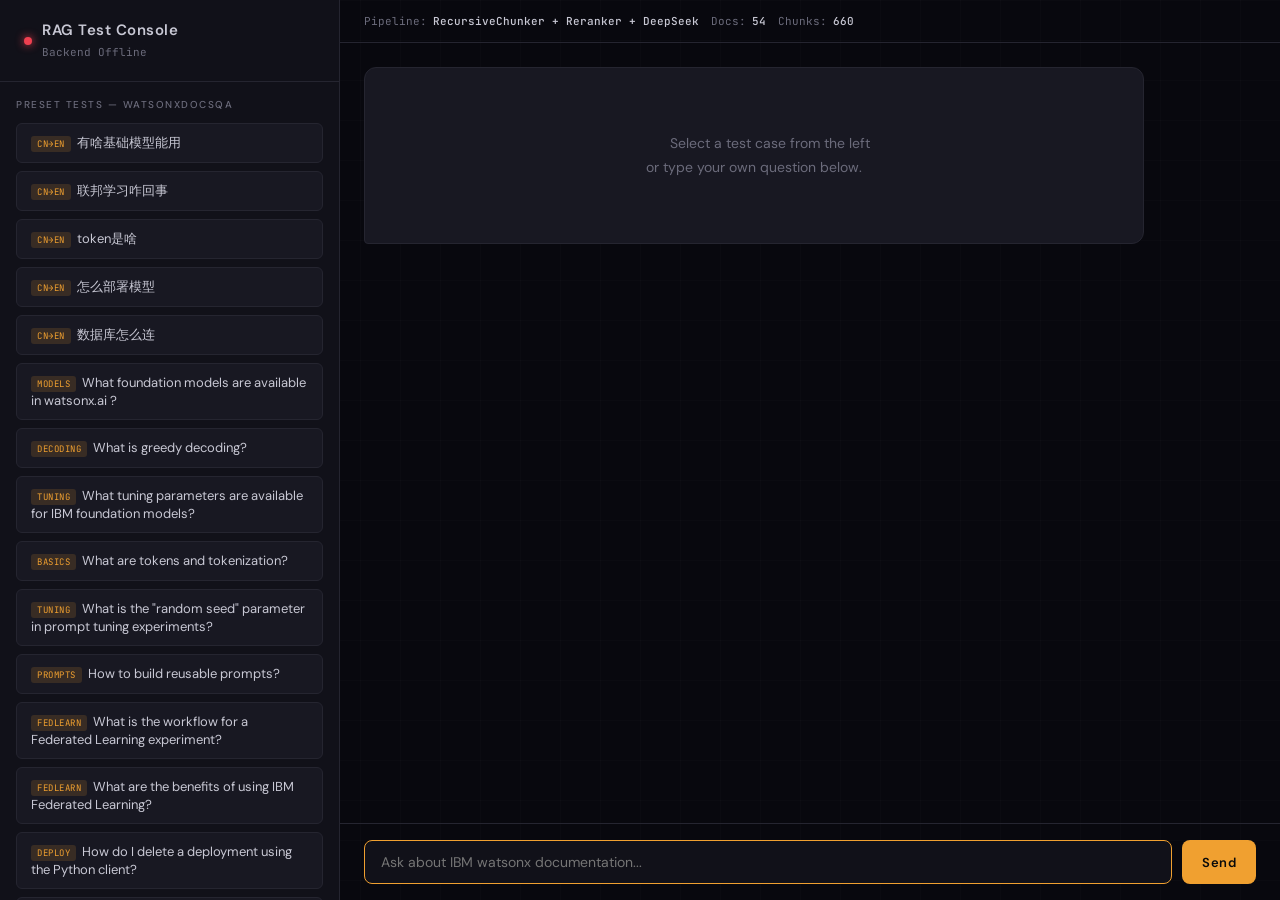
<file: frontend/test.html>
<!DOCTYPE html>
<html lang="zh-CN">
<head>
<meta charset="UTF-8">
<meta name="viewport" content="width=device-width, initial-scale=1.0">
<title>RAG Pipeline — Test Console</title>
<link href="https://fonts.googleapis.com/css2?family=DM+Sans:opsz,wght@9..40,400;9..40,500;9..40,700&family=JetBrains+Mono:wght@400;500&display=swap" rel="stylesheet">
<style>
  :root {
    --bg: #08080e;
    --surface: #111119;
    --surface2: #181822;
    --border: #252530;
    --text: #c8c8d4;
    --text-dim: #6b6b7b;
    --accent: #f0a030;
    --accent-glow: rgba(240, 160, 48, 0.15);
    --green: #40c870;
    --red: #f04050;
    --blue: #5090e0;
    --font-body: 'DM Sans', system-ui, sans-serif;
    --font-mono: 'JetBrains Mono', 'Cascadia Code', monospace;
  }
  * { margin: 0; padding: 0; box-sizing: border-box; }
  body {
    background: var(--bg);
    color: var(--text);
    font-family: var(--font-body);
    height: 100vh;
    display: flex;
    overflow: hidden;
  }
  /* Grid texture overlay */
  body::before {
    content: '';
    position: fixed; inset: 0;
    background-image:
      linear-gradient(rgba(255,255,255,0.015) 1px, transparent 1px),
      linear-gradient(90deg, rgba(255,255,255,0.015) 1px, transparent 1px);
    background-size: 40px 40px;
    pointer-events: none; z-index: 0;
  }

  /* ── Sidebar ── */
  aside {
    width: 340px; min-width: 340px;
    background: var(--surface);
    border-right: 1px solid var(--border);
    display: flex; flex-direction: column;
    z-index: 1;
  }
  .sidebar-header {
    padding: 20px 24px;
    border-bottom: 1px solid var(--border);
    display: flex; align-items: center; gap: 10px;
  }
  .sidebar-header .dot {
    width: 8px; height: 8px; border-radius: 50%;
    background: var(--green);
    box-shadow: 0 0 8px var(--green);
  }
  .sidebar-header .dot.off { background: var(--red); box-shadow: 0 0 8px var(--red); }
  .sidebar-header h1 {
    font-size: 15px; font-weight: 600; letter-spacing: 0.5px;
  }
  .sidebar-header span {
    font-size: 11px; color: var(--text-dim); font-family: var(--font-mono);
  }
  .testcases {
    flex: 1; overflow-y: auto; padding: 16px;
  }
  .testcases h3 {
    font-size: 10px; text-transform: uppercase; letter-spacing: 1.5px;
    color: var(--text-dim); margin-bottom: 12px; font-weight: 500;
  }
  .tc-chip {
    display: block; width: 100%; text-align: left;
    background: var(--surface2); border: 1px solid var(--border);
    color: var(--text); padding: 10px 14px; margin-bottom: 8px;
    border-radius: 6px; cursor: pointer;
    font-family: var(--font-body); font-size: 13px;
    transition: all 0.15s;
  }
  .tc-chip:hover {
    border-color: var(--accent);
    background: var(--accent-glow);
  }
  .tc-chip .tag {
    display: inline-block;
    font-size: 9px; font-family: var(--font-mono);
    background: rgba(240,160,48,0.15); color: var(--accent);
    padding: 2px 6px; border-radius: 3px; margin-right: 6px;
    text-transform: uppercase; letter-spacing: 0.5px;
  }

  /* ── Main ── */
  main {
    flex: 1; display: flex; flex-direction: column;
    min-width: 0; z-index: 1;
  }
  .topbar {
    padding: 14px 24px; border-bottom: 1px solid var(--border);
    display: flex; align-items: center; gap: 12px;
  }
  .topbar .stat {
    font-family: var(--font-mono); font-size: 11px; color: var(--text-dim);
    display: flex; align-items: center; gap: 6px;
  }
  .topbar .stat b { color: var(--text); font-weight: 500; }

  /* Messages */
  .messages {
    flex: 1; overflow-y: auto; padding: 24px;
    display: flex; flex-direction: column; gap: 20px;
  }
  .msg {
    max-width: 780px; animation: fadeIn 0.3s ease;
  }
  @keyframes fadeIn { from { opacity: 0; transform: translateY(8px); } }
  .msg.user { align-self: flex-end; }
  .msg.user .bubble {
    background: rgba(80,144,224,0.12); border: 1px solid rgba(80,144,224,0.2);
    border-radius: 12px 12px 4px 12px; padding: 12px 16px;
    font-size: 14px; color: #c0d0f0;
  }
  .msg.assistant { align-self: flex-start; width: 100%; }
  .msg.assistant .bubble {
    background: var(--surface2); border: 1px solid var(--border);
    border-radius: 12px 12px 12px 4px; padding: 16px 20px;
    font-size: 14px; line-height: 1.7;
    white-space: pre-wrap;
  }
  .msg.assistant .bubble strong { color: var(--accent); }
  .msg.assistant .bubble table {
    width: 100%; border-collapse: collapse; margin: 10px 0;
    font-size: 12px; font-family: var(--font-mono);
  }
  .msg.assistant .bubble th, .msg.assistant .bubble td {
    border: 1px solid var(--border); padding: 6px 10px; text-align: left;
  }
  .msg.assistant .bubble th { background: var(--surface); color: var(--text-dim); font-weight: 500; }

  /* Cursor blink */
  .cursor {
    display: inline-block; width: 2px; height: 16px; background: var(--accent);
    margin-left: 2px; vertical-align: text-bottom;
    animation: blink 0.8s steps(1) infinite;
  }
  @keyframes blink { 0%,100%{opacity:1} 50%{opacity:0} }

  /* Source cards */
  .sources {
    margin-top: 12px; display: flex; flex-wrap: wrap; gap: 8px;
  }
  .src-card {
    background: var(--surface); border: 1px solid var(--border);
    border-radius: 6px; padding: 10px 14px;
    font-size: 11px; font-family: var(--font-mono);
    max-width: 320px; cursor: pointer; transition: all 0.15s;
  }
  .src-card:hover { border-color: var(--accent); }
  .src-card .src-name { color: var(--text); font-weight: 500; margin-bottom: 4px; }
  .src-card .src-meta { color: var(--text-dim); display: flex; align-items: center; gap: 8px; }
  .src-card .score-bar {
    height: 3px; background: var(--border); border-radius: 2px; margin-top: 6px;
    overflow: hidden;
  }
  .src-card .score-bar-inner {
    height: 100%; background: var(--accent); border-radius: 2px;
    transition: width 0.5s ease;
  }

  /* Input */
  .input-area {
    padding: 16px 24px; border-top: 1px solid var(--border);
    display: flex; gap: 10px;
  }
  .input-area input {
    flex: 1; background: var(--surface); border: 1px solid var(--border);
    color: var(--text); font-family: var(--font-body); font-size: 14px;
    padding: 12px 16px; border-radius: 8px; outline: none;
    transition: border-color 0.15s;
  }
  .input-area input:focus { border-color: var(--accent); }
  .input-area button {
    background: var(--accent); color: #0a0a0a;
    border: none; padding: 12px 20px; border-radius: 8px;
    font-family: var(--font-body); font-weight: 600; font-size: 13px;
    cursor: pointer; letter-spacing: 0.5px; transition: opacity 0.15s;
  }
  .input-area button:disabled { opacity: 0.4; cursor: not-allowed; }
</style>
</head>
<body>

<!-- Sidebar: Test Cases -->
<aside>
  <div class="sidebar-header">
    <div class="dot" id="status-dot"></div>
    <div>
      <h1>RAG Test Console</h1>
      <span id="status-text">Connecting...</span>
    </div>
  </div>
  <div class="testcases">
    <h3>Preset Tests — watsonxDocsQA</h3>
  </div>
</aside>

<!-- Main: Chat -->
<main>
  <div class="topbar">
    <div class="stat">Pipeline: <b>RecursiveChunker + Reranker + DeepSeek</b></div>
    <div class="stat">Docs: <b>54</b></div>
    <div class="stat">Chunks: <b>660</b></div>
  </div>
  <div class="messages" id="messages">
    <div class="msg assistant">
      <div class="bubble" style="color:var(--text-dim);text-align:center;padding:40px;">
        Select a test case from the left<br>or type your own question below.
      </div>
    </div>
  </div>
  <div class="input-area">
    <input id="input" placeholder="Ask about IBM watsonx documentation..." autofocus>
    <button id="send-btn">Send</button>
  </div>
</main>

<script>
const API = 'http://localhost:8000/api/chat/send';

// ── Test cases ──
const TEST_CASES = [
  // 中文口语测试 — Query 改写能力
  { q: '有啥基础模型能用', tag: 'CN→EN' },
  { q: '联邦学习咋回事', tag: 'CN→EN' },
  { q: 'token是啥', tag: 'CN→EN' },
  { q: '怎么部署模型', tag: 'CN→EN' },
  { q: '数据库怎么连', tag: 'CN→EN' },
  // 英文测试 — 原始 QA
  { q: 'What foundation models are available in watsonx.ai ?', tag: 'models' },
  { q: 'What is greedy decoding?', tag: 'decoding' },
  { q: 'What tuning parameters are available for IBM foundation models?', tag: 'tuning' },
  { q: 'What are tokens and tokenization?', tag: 'basics' },
  { q: 'What is the "random seed" parameter in prompt tuning experiments?', tag: 'tuning' },
  { q: 'How to build reusable prompts?', tag: 'prompts' },
  { q: 'What is the workflow for a Federated Learning experiment?', tag: 'fedlearn' },
  { q: 'What are the benefits of using IBM Federated Learning?', tag: 'fedlearn' },
  { q: 'How do I delete a deployment using the Python client?', tag: 'deploy' },
  { q: 'What is the retrieval-augmented generation pattern?', tag: 'rag' },
  { q: 'How do I create a connection to Microsoft SQL Server?', tag: 'db' },
  { q: 'What is the purpose of the Sim Eval node in IBM SPSS Modeler?', tag: 'spss' },
  { q: 'What are the key functions of the geospatial library?', tag: 'geo' },
  { q: 'What are the properties of the Bayes Net node in Clementine?', tag: 'spss' },
  { q: 'How can I search for assets across the platform?', tag: 'platform' },
];

// ── Render test chips ──
const tcContainer = document.querySelector('.testcases');
TEST_CASES.forEach((tc, i) => {
  const chip = document.createElement('button');
  chip.className = 'tc-chip';
  chip.innerHTML = `<span class="tag">${tc.tag}</span>${tc.q}`;
  chip.onclick = () => { document.getElementById('input').value = tc.q; sendMessage(); };
  tcContainer.appendChild(chip);
});

// ── SSE streaming ──
const messagesEl = document.getElementById('messages');
const inputEl = document.getElementById('input');
const sendBtn = document.getElementById('send-btn');
const statusDot = document.getElementById('status-dot');
const statusText = document.getElementById('status-text');

let isStreaming = false;

// Check health
async function checkHealth() {
  try {
    const r = await fetch('http://localhost:8000/api/health');
    if (r.ok) {
      statusDot.classList.remove('off');
      statusText.textContent = 'Backend Online';
    }
  } catch {
    statusDot.classList.add('off');
    statusText.textContent = 'Backend Offline';
  }
}
checkHealth();
setInterval(checkHealth, 10000);

function addMessage(role, content) {
  const div = document.createElement('div');
  div.className = `msg ${role}`;
  const bubble = document.createElement('div');
  bubble.className = 'bubble';
  bubble.innerHTML = content;
  div.appendChild(bubble);
  messagesEl.appendChild(div);
  messagesEl.scrollTop = messagesEl.scrollHeight;
  return { div, bubble };
}

function addSources(sources) {
  const container = document.createElement('div');
  container.className = 'sources';
  sources.forEach(s => {
    const pct = Math.round(s.score * 100);
    const card = document.createElement('div');
    card.className = 'src-card';
    card.title = s.excerpt;
    card.innerHTML = `
      <div class="src-name">${s.documentName.replace('.md','').replace(/_/g,' ').slice(0,45)}</div>
      <div class="src-meta"><span>${s.heading || '(no heading)'}</span><b style="color:var(--accent)">${pct}%</b></div>
      <div class="score-bar"><div class="score-bar-inner" style="width:${pct}%"></div></div>
    `;
    container.appendChild(card);
  });
  return container;
}

async function sendMessage() {
  const question = inputEl.value.trim();
  if (!question || isStreaming) return;
  isStreaming = true;
  sendBtn.disabled = true;
  inputEl.value = '';

  // Add user message
  addMessage('user', escapeHtml(question));

  // Add assistant placeholder with cursor
  const { bubble, div } = addMessage('assistant', '');
  const cursor = document.createElement('span');
  cursor.className = 'cursor';
  bubble.appendChild(cursor);

  try {
    const response = await fetch(API, {
      method: 'POST',
      headers: { 'Content-Type': 'application/json' },
      body: JSON.stringify({ question, category: null }),
    });

    const reader = response.body.getReader();
    const decoder = new TextDecoder();
    let buffer = '';
    let accumulator = '';

    while (true) {
      const { done, value } = await reader.read();
      if (done) break;
      buffer += decoder.decode(value, { stream: true });
      const parts = buffer.split('\n\n');
      buffer = parts.pop() || '';

      for (const part of parts) {
        if (!part.trim()) continue;
        const lines = part.split('\n');
        let eventType = '', data = '';
        for (const line of lines) {
          if (line.startsWith('event: ')) eventType = line.slice(7).trim();
          else if (line.startsWith('data: ')) data = line.slice(6);
        }

        if (eventType === 'token') {
          accumulator += data;
          bubble.innerHTML = renderMarkdown(accumulator);
          bubble.appendChild(cursor);
          messagesEl.scrollTop = messagesEl.scrollHeight;
        } else if (eventType === 'sources') {
          try {
            const sources = JSON.parse(data);
            if (sources.length) {
              div.appendChild(addSources(sources));
            }
          } catch {}
        }
      }
    }
  } catch (err) {
    bubble.innerHTML = `<span style="color:var(--red)">Error: ${escapeHtml(err.message)}</span>`;
  }

  cursor.remove();
  isStreaming = false;
  sendBtn.disabled = false;
  inputEl.focus();
}

function escapeHtml(s) {
  const d = document.createElement('div');
  d.textContent = s;
  return d.innerHTML;
}

function renderMarkdown(text) {
  let html = text
    .replace(/&/g, '&amp;').replace(/</g, '&lt;').replace(/>/g, '&gt;')
    .replace(/^### (.+)$/gm, '<strong>$1</strong>')
    .replace(/^## (.+)$/gm, '<strong style="font-size:1.1em">$1</strong>')
    .replace(/^# (.+)$/gm, '<strong style="font-size:1.2em;color:var(--accent)">$1</strong>')
    .replace(/\*\*(.+?)\*\*/g, '<strong>$1</strong>')
    .replace(/^- (.+)$/gm, '  • $1')
    .replace(/\n/g, '<br>');

  // Simple table rendering
  if (html.includes('|')) {
    const lines = html.split('<br>');
    let inTable = false;
    const result = [];
    for (const line of lines) {
      if (line.startsWith('  |') || line.startsWith('|')) {
        if (!inTable) { result.push('<table>'); inTable = true; }
        const cells = line.split('|').filter(c => c.trim());
        const isHeader = cells.some(c => c.includes('---'));
        if (isHeader) continue;
        const tag = inTable && result[result.length-1] === '<table>' ? 'th' : 'td';
        result.push('<tr>' + cells.map(c => `<${tag}>${c.trim()}</${tag}>`).join('') + '</tr>');
      } else {
        if (inTable) { result.push('</table>'); inTable = false; }
        result.push(line);
      }
    }
    if (inTable) result.push('</table>');
    html = result.join('<br>');
  }
  return html;
}

// Enter to send
inputEl.addEventListener('keydown', e => {
  if (e.key === 'Enter' && !e.shiftKey) { e.preventDefault(); sendMessage(); }
});
sendBtn.addEventListener('click', sendMessage);
</script>
</body>
</html>
</file>
